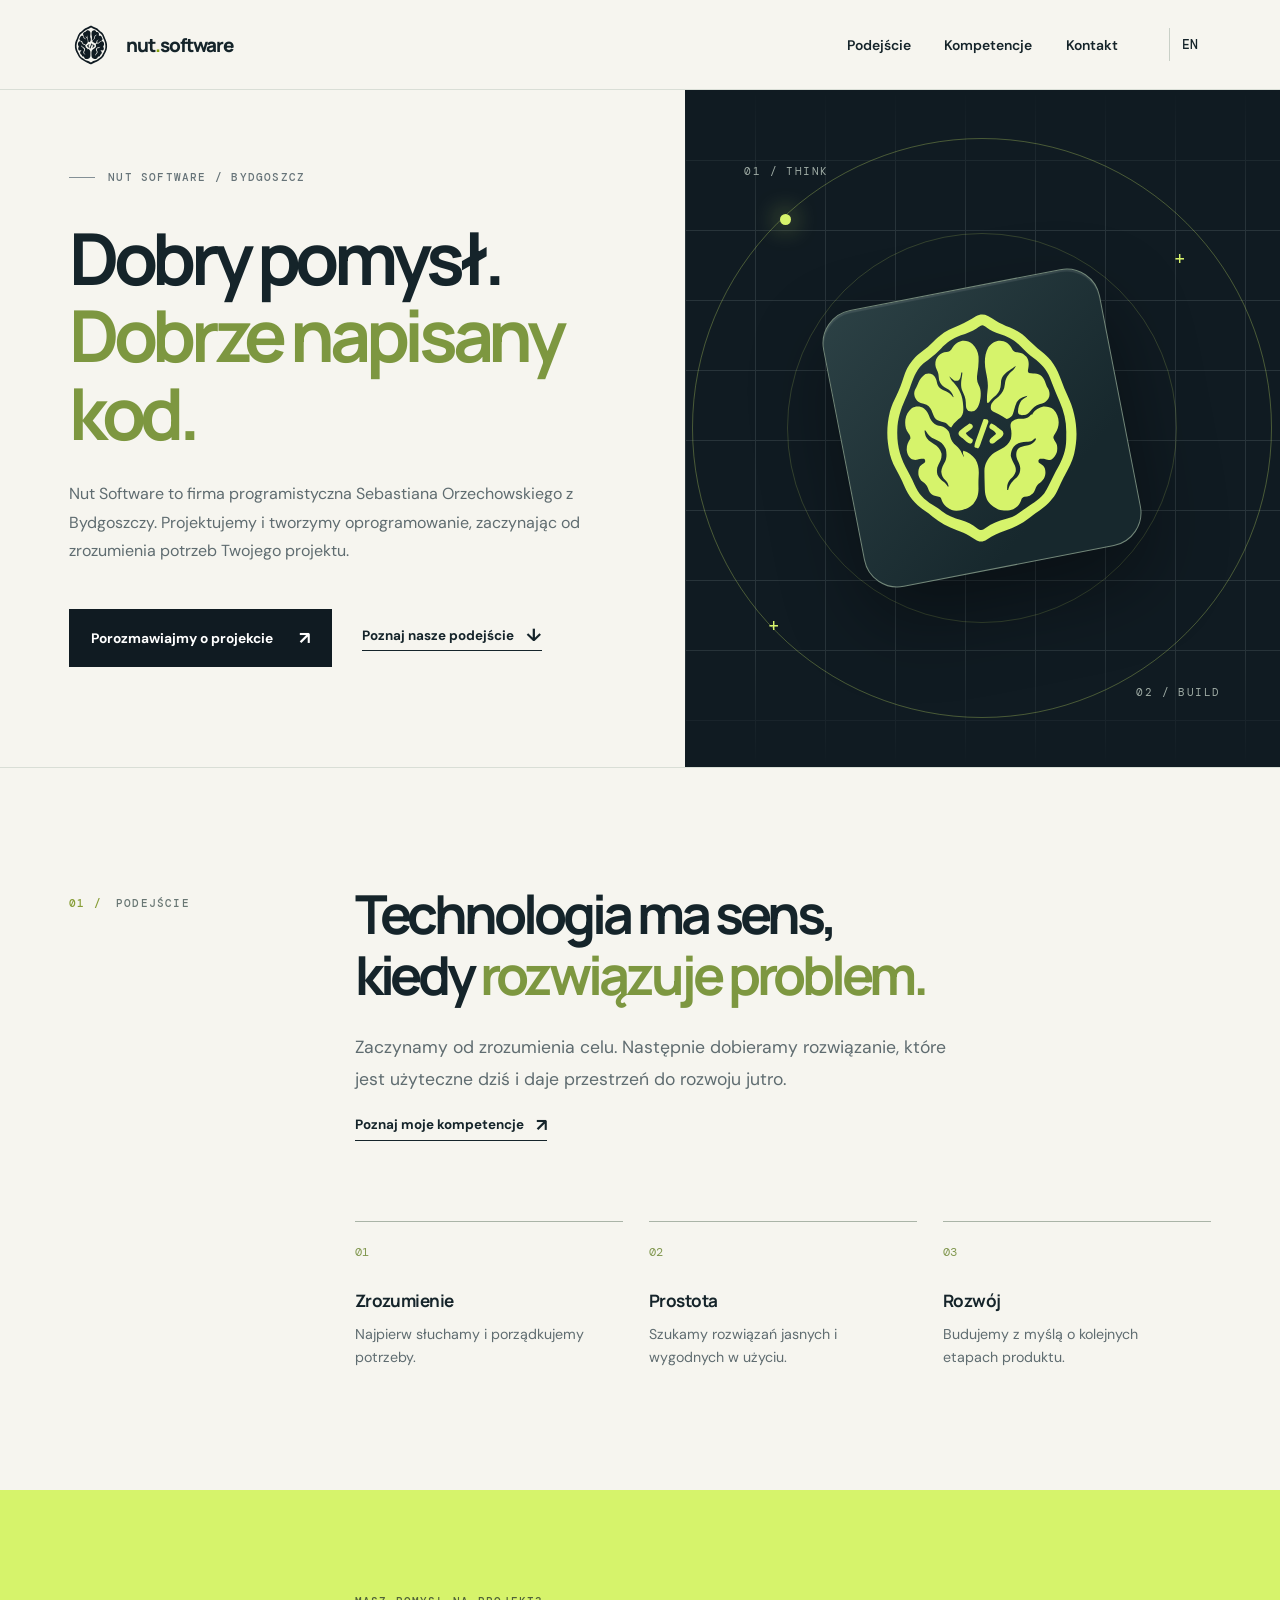
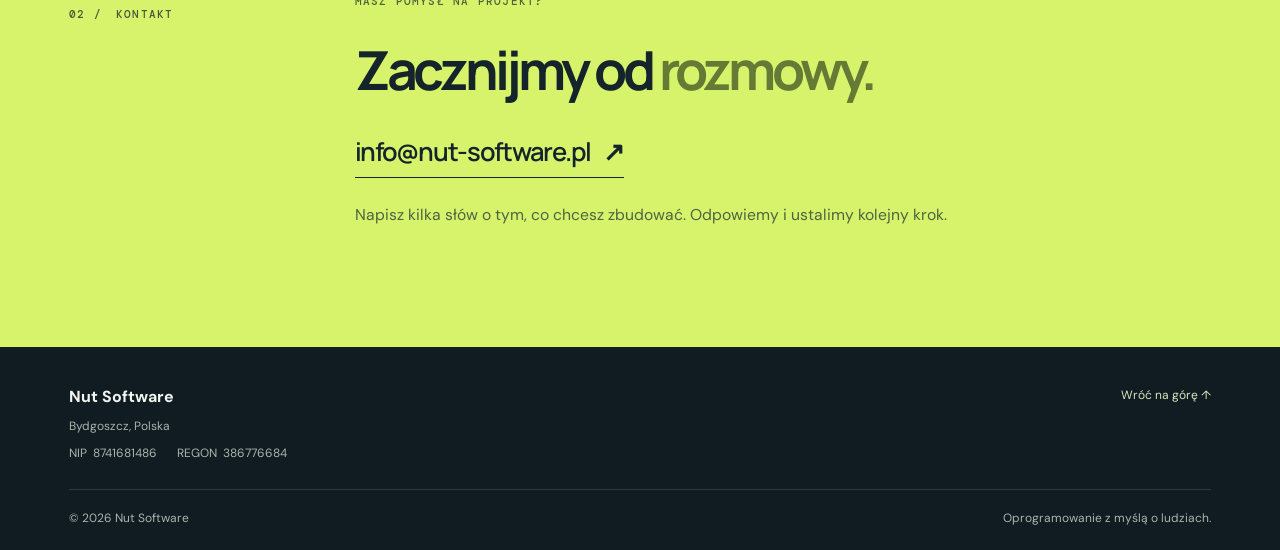
<file: index.html>
<!doctype html>
<html lang="pl">
  <head>
    <meta charset="utf-8" />
    <meta name="viewport" content="width=device-width, initial-scale=1" />
    <meta name="theme-color" content="#101b22" />
    <meta name="description" content="Nut Software Sebastian Orzechowski — projektowanie i tworzenie oprogramowania. Firma z Bydgoszczy. Opowiedz nam o swoim projekcie." />
    <title>Nut Software — tworzenie oprogramowania | Bydgoszcz</title>
    <link rel="canonical" href="https://nut-software.pl/" />
    <link rel="alternate" hreflang="pl" href="https://nut-software.pl/" />
    <link rel="alternate" hreflang="en" href="https://nut-software.pl/en/" />
    <link rel="alternate" hreflang="x-default" href="https://nut-software.pl/" />
    <meta name="robots" content="index, follow, max-image-preview:large" />
    <meta property="og:type" content="website" />
    <meta property="og:site_name" content="Nut Software" />
    <meta property="og:title" content="Nut Software — tworzenie oprogramowania | Bydgoszcz" />
    <meta property="og:description" content="Nut Software Sebastian Orzechowski — projektowanie i tworzenie oprogramowania. Firma z Bydgoszczy. Opowiedz nam o swoim projekcie." />
    <meta property="og:url" content="https://nut-software.pl/" />
    <meta property="og:locale" content="pl_PL" />
    <meta property="og:locale:alternate" content="en_GB" />
    <meta property="og:image" content="https://nut-software.pl/assets/brand/social-card.png" />
    <meta property="og:image:width" content="1200" />
    <meta property="og:image:height" content="630" />
    <meta property="og:image:alt" content="Nut Software" />
    <meta name="twitter:card" content="summary_large_image" />
    <meta name="twitter:title" content="Nut Software — tworzenie oprogramowania | Bydgoszcz" />
    <meta name="twitter:description" content="Nut Software Sebastian Orzechowski — projektowanie i tworzenie oprogramowania. Firma z Bydgoszczy. Opowiedz nam o swoim projekcie." />
    <meta name="twitter:image" content="https://nut-software.pl/assets/brand/social-card.png" />
    <meta name="twitter:image:alt" content="Nut Software" />
    <script type="application/ld+json">{"@context": "https://schema.org", "@graph": [{"@type": "Organization", "@id": "https://nut-software.pl/#organization", "name": "Nut Software", "legalName": "Nut Software Sebastian Orzechowski", "url": "https://nut-software.pl/", "logo": "https://nut-software.pl/assets/brand/nut-logo.svg", "email": "info@nut-software.pl", "taxID": "8741681486", "identifier": {"@type": "PropertyValue", "propertyID": "REGON", "value": "386776684"}, "address": {"@type": "PostalAddress", "addressLocality": "Bydgoszcz", "addressCountry": "PL"}, "sameAs": ["https://github.com/Nut-Software"]}, {"@type": "WebSite", "@id": "https://nut-software.pl/#website", "url": "https://nut-software.pl/", "name": "Nut Software", "inLanguage": ["pl", "en"], "publisher": {"@id": "https://nut-software.pl/#organization"}}, {"@type": "WebPage", "@id": "https://nut-software.pl/#webpage", "url": "https://nut-software.pl/", "name": "Nut Software — tworzenie oprogramowania | Bydgoszcz", "description": "Nut Software Sebastian Orzechowski — projektowanie i tworzenie oprogramowania. Firma z Bydgoszczy. Opowiedz nam o swoim projekcie.", "inLanguage": "pl", "isPartOf": {"@id": "https://nut-software.pl/#website"}, "about": {"@id": "https://nut-software.pl/#organization"}}]}</script>
    <link rel="icon" href="/favicon-32.png" type="image/png" sizes="32x32" />
    <link rel="icon" href="/favicon.svg?v=walnut" type="image/svg+xml" sizes="any" />
    <link rel="apple-touch-icon" href="/apple-touch-icon.png" sizes="180x180" />
    <link rel="stylesheet" href="/styles.css?v=ace4621387" />
    <script src="/site.js?v=be3e9a9c58" defer></script>
  </head>
  <body id="top">
    <a class="skip-link" href="#main">Przejdź do treści</a>
    <div class="site-shell">
      <header class="site-header">
        <a class="brand" href="/" aria-label="Nut Software — strona główna">
          <img class="brand-mark" src="/assets/brand/nut-logo.svg" alt="" width="44" height="44" />
          <span>nut<span class="brand-dot">.</span>software</span>
        </a>
        <div class="header-actions">
          <nav aria-label="Nawigacja główna">
            <a href="/#approach">Podejście</a>
            <a href="/kompetencje/">Kompetencje</a>
            <a href="#contact">Kontakt</a>
          </nav>
          <a class="language-switch" href="/en/" hreflang="en" lang="en" aria-label="Switch to English">EN</a>
        </div>
      </header>

      <main id="main">
        <section class="hero" aria-labelledby="hero-title">
          <div class="hero-copy">
            <p class="eyebrow"><span class="eyebrow-line"></span><span>NUT SOFTWARE / BYDGOSZCZ</span></p>
            <h1 id="hero-title">Dobry pomysł.<br /><em>Dobrze napisany kod.</em></h1>
            <p class="hero-description">Nut Software to firma programistyczna Sebastiana Orzechowskiego z Bydgoszczy. Projektujemy i tworzymy oprogramowanie, zaczynając od zrozumienia potrzeb Twojego projektu.</p>
            <div class="hero-actions">
              <a class="button button-primary" href="mailto:info@nut-software.pl?subject=Nut%20Software%20%E2%80%94%20kontakt">Porozmawiajmy o projekcie <span aria-hidden="true">↗</span></a>
              <a class="text-link" href="#approach">Poznaj nasze podejście <span aria-hidden="true">↓</span></a>
            </div>
          </div>
          <div class="hero-art" aria-hidden="true">
            <div class="art-grid"></div>
            <div class="orbit orbit-one"></div>
            <div class="orbit orbit-two"></div>
            <div class="art-core"><img src="/assets/brand/nut-logo-lime.svg" alt="" width="260" height="260" /></div>
            <span class="art-label art-label-top">01 / THINK</span>
            <span class="art-label art-label-bottom">02 / BUILD</span>
            <span class="art-cross art-cross-one">+</span>
            <span class="art-cross art-cross-two">+</span>
          </div>
        </section>

        <section class="intro section" id="approach" aria-labelledby="approach-title">
          <div class="section-index"><span>01 /</span><span>PODEJŚCIE</span></div>
          <div class="intro-content">
            <h2 id="approach-title">Technologia ma sens,<br />kiedy <em>rozwiązuje problem.</em></h2>
            <p>Zaczynamy od zrozumienia celu. Następnie dobieramy rozwiązanie, które jest użyteczne dziś i daje przestrzeń do rozwoju jutro.</p>
            <a class="text-link" href="/kompetencje/">Poznaj moje kompetencje <span aria-hidden="true">↗</span></a>
            <div class="principles">
              <div><span>01</span><h3>Zrozumienie</h3><p>Najpierw słuchamy i porządkujemy potrzeby.</p></div>
              <div><span>02</span><h3>Prostota</h3><p>Szukamy rozwiązań jasnych i wygodnych w użyciu.</p></div>
              <div><span>03</span><h3>Rozwój</h3><p>Budujemy z myślą o kolejnych etapach produktu.</p></div>
            </div>
          </div>
        </section>

        <section class="contact section" id="contact" aria-labelledby="contact-title">
          <div class="section-index"><span>02 /</span><span>KONTAKT</span></div>
          <div class="contact-content">
            <p class="contact-kicker">MASZ POMYSŁ NA PROJEKT?</p>
            <h2 id="contact-title">Zacznijmy od <em>rozmowy.</em></h2>
            <a class="contact-email" href="mailto:info@nut-software.pl">info@nut-software.pl <span aria-hidden="true">↗</span></a>
            <p>Napisz kilka słów o tym, co chcesz zbudować. Odpowiemy i ustalimy kolejny krok.</p>
          </div>
        </section>
      </main>

      <footer class="site-footer">
        <div class="footer-main">
          <section class="company-details" aria-label="Dane firmy">
            <p class="company-name">Nut Software</p>
            <address>Bydgoszcz, Polska</address>
            <dl class="company-identifiers">
              <div><dt>NIP</dt><dd>8741681486</dd></div>
              <div><dt>REGON</dt><dd>386776684</dd></div>
            </dl>
          </section>
          <a class="footer-back" href="#top">Wróć na górę ↑</a>
        </div>
        <div class="footer-bottom">
          <span>© <span id="year">2026</span> Nut Software</span>
          <span>Oprogramowanie z myślą o ludziach.</span>
        </div>
      </footer>
    </div>
  </body>
</html>
</file>
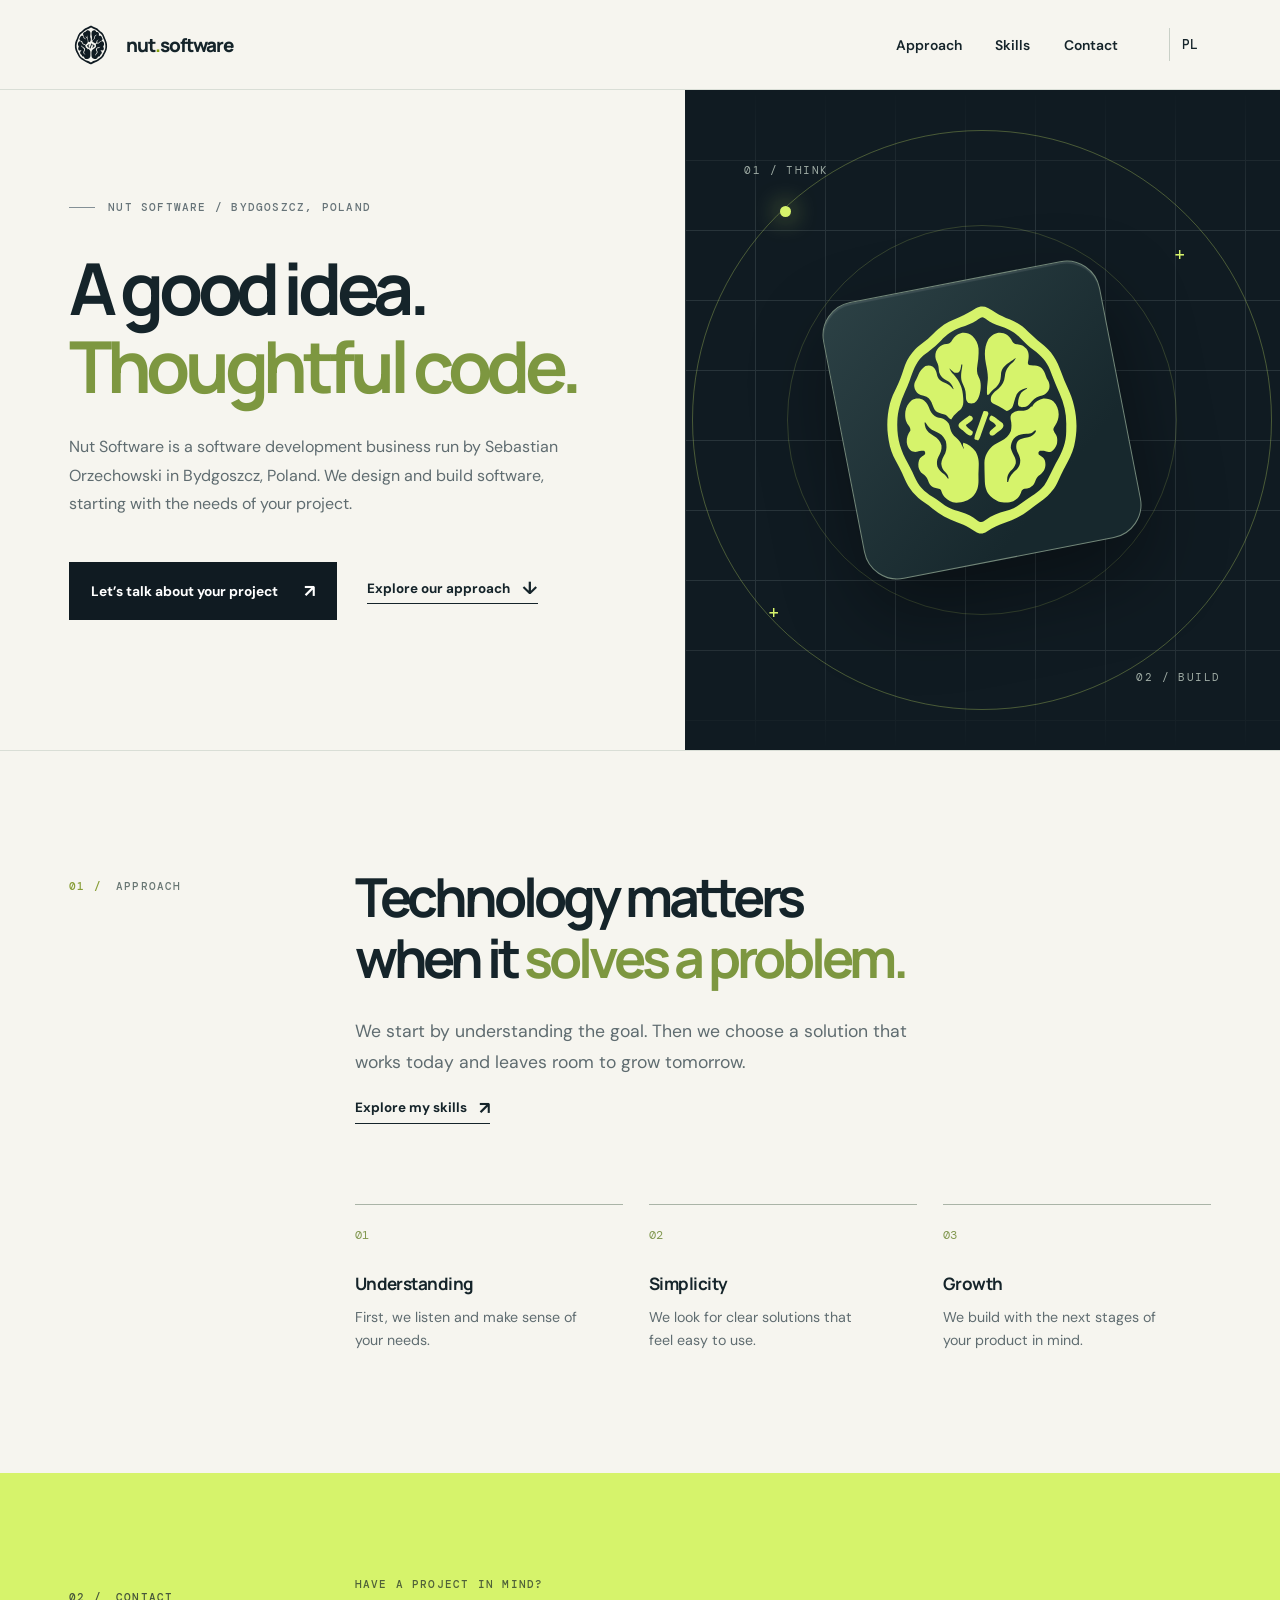
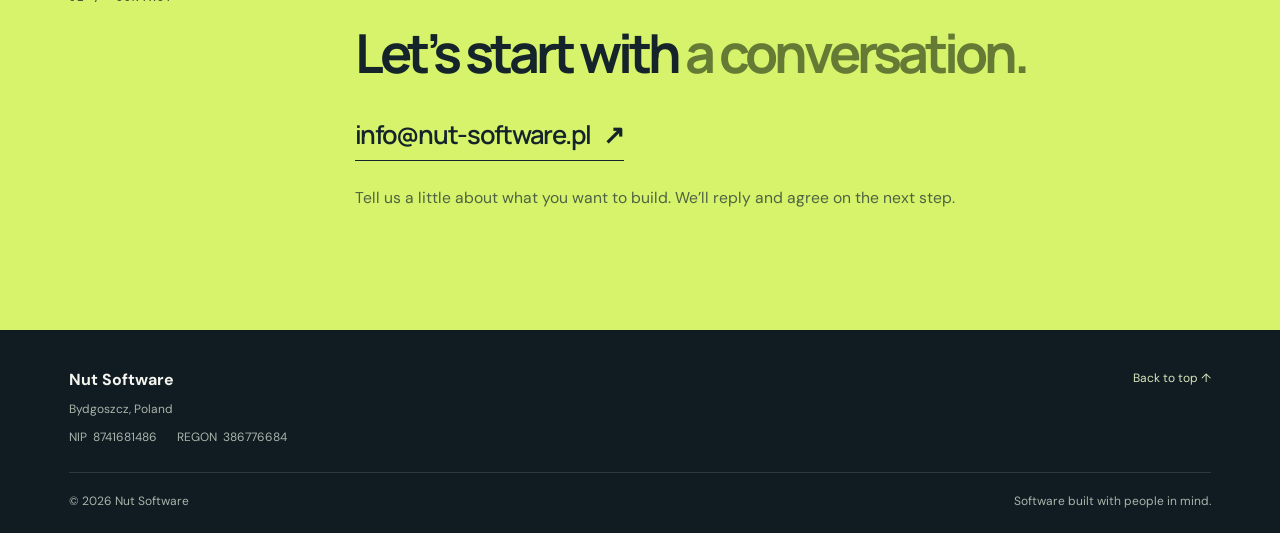
<file: en/index.html>
<!doctype html>
<html lang="en">
  <head>
    <meta charset="utf-8" />
    <meta name="viewport" content="width=device-width, initial-scale=1" />
    <meta name="theme-color" content="#101b22" />
    <meta name="description" content="Nut Software Sebastian Orzechowski — software design and development in Bydgoszcz, Poland. Tell us about your project." />
    <title>Nut Software — software development | Bydgoszcz, Poland</title>
    <link rel="canonical" href="https://nut-software.pl/en/" />
    <link rel="alternate" hreflang="pl" href="https://nut-software.pl/" />
    <link rel="alternate" hreflang="en" href="https://nut-software.pl/en/" />
    <link rel="alternate" hreflang="x-default" href="https://nut-software.pl/" />
    <meta name="robots" content="index, follow, max-image-preview:large" />
    <meta property="og:type" content="website" />
    <meta property="og:site_name" content="Nut Software" />
    <meta property="og:title" content="Nut Software — software development | Bydgoszcz, Poland" />
    <meta property="og:description" content="Nut Software Sebastian Orzechowski — software design and development in Bydgoszcz, Poland. Tell us about your project." />
    <meta property="og:url" content="https://nut-software.pl/en/" />
    <meta property="og:locale" content="en_GB" />
    <meta property="og:locale:alternate" content="pl_PL" />
    <meta property="og:image" content="https://nut-software.pl/assets/brand/social-card.png" />
    <meta property="og:image:width" content="1200" />
    <meta property="og:image:height" content="630" />
    <meta property="og:image:alt" content="Nut Software" />
    <meta name="twitter:card" content="summary_large_image" />
    <meta name="twitter:title" content="Nut Software — software development | Bydgoszcz, Poland" />
    <meta name="twitter:description" content="Nut Software Sebastian Orzechowski — software design and development in Bydgoszcz, Poland. Tell us about your project." />
    <meta name="twitter:image" content="https://nut-software.pl/assets/brand/social-card.png" />
    <meta name="twitter:image:alt" content="Nut Software" />
    <script type="application/ld+json">{"@context": "https://schema.org", "@graph": [{"@type": "Organization", "@id": "https://nut-software.pl/#organization", "name": "Nut Software", "legalName": "Nut Software Sebastian Orzechowski", "url": "https://nut-software.pl/", "logo": "https://nut-software.pl/assets/brand/nut-logo.svg", "email": "info@nut-software.pl", "taxID": "8741681486", "identifier": {"@type": "PropertyValue", "propertyID": "REGON", "value": "386776684"}, "address": {"@type": "PostalAddress", "addressLocality": "Bydgoszcz", "addressCountry": "PL"}, "sameAs": ["https://github.com/Nut-Software"]}, {"@type": "WebSite", "@id": "https://nut-software.pl/#website", "url": "https://nut-software.pl/", "name": "Nut Software", "inLanguage": ["pl", "en"], "publisher": {"@id": "https://nut-software.pl/#organization"}}, {"@type": "WebPage", "@id": "https://nut-software.pl/en/#webpage", "url": "https://nut-software.pl/en/", "name": "Nut Software — software development | Bydgoszcz, Poland", "description": "Nut Software Sebastian Orzechowski — software design and development in Bydgoszcz, Poland. Tell us about your project.", "inLanguage": "en", "isPartOf": {"@id": "https://nut-software.pl/#website"}, "about": {"@id": "https://nut-software.pl/#organization"}}]}</script>
    <link rel="icon" href="/favicon-32.png" type="image/png" sizes="32x32" />
    <link rel="icon" href="/favicon.svg?v=walnut" type="image/svg+xml" sizes="any" />
    <link rel="apple-touch-icon" href="/apple-touch-icon.png" sizes="180x180" />
    <link rel="stylesheet" href="/styles.css?v=ace4621387" />
    <script src="/site.js?v=be3e9a9c58" defer></script>
  </head>
  <body id="top">
    <a class="skip-link" href="#main">Skip to content</a>
    <div class="site-shell">
      <header class="site-header">
        <a class="brand" href="/en/" aria-label="Nut Software — home">
          <img class="brand-mark" src="/assets/brand/nut-logo.svg" alt="" width="44" height="44" />
          <span>nut<span class="brand-dot">.</span>software</span>
        </a>
        <div class="header-actions">
          <nav aria-label="Main navigation">
            <a href="/en/#approach">Approach</a>
            <a href="/en/skills/">Skills</a>
            <a href="#contact">Contact</a>
          </nav>
          <a class="language-switch" href="/" hreflang="pl" lang="pl" aria-label="Przełącz na polski">PL</a>
        </div>
      </header>

      <main id="main">
        <section class="hero" aria-labelledby="hero-title">
          <div class="hero-copy">
            <p class="eyebrow"><span class="eyebrow-line"></span><span>NUT SOFTWARE / BYDGOSZCZ, POLAND</span></p>
            <h1 id="hero-title">A good idea.<br /><em>Thoughtful code.</em></h1>
            <p class="hero-description">Nut Software is a software development business run by Sebastian Orzechowski in Bydgoszcz, Poland. We design and build software, starting with the needs of your project.</p>
            <div class="hero-actions">
              <a class="button button-primary" href="mailto:info@nut-software.pl?subject=Nut%20Software%20%E2%80%94%20enquiry">Let’s talk about your project <span aria-hidden="true">↗</span></a>
              <a class="text-link" href="#approach">Explore our approach <span aria-hidden="true">↓</span></a>
            </div>
          </div>
          <div class="hero-art" aria-hidden="true">
            <div class="art-grid"></div>
            <div class="orbit orbit-one"></div>
            <div class="orbit orbit-two"></div>
            <div class="art-core"><img src="/assets/brand/nut-logo-lime.svg" alt="" width="260" height="260" /></div>
            <span class="art-label art-label-top">01 / THINK</span>
            <span class="art-label art-label-bottom">02 / BUILD</span>
            <span class="art-cross art-cross-one">+</span>
            <span class="art-cross art-cross-two">+</span>
          </div>
        </section>

        <section class="intro section" id="approach" aria-labelledby="approach-title">
          <div class="section-index"><span>01 /</span><span>APPROACH</span></div>
          <div class="intro-content">
            <h2 id="approach-title">Technology matters<br />when it <em>solves a problem.</em></h2>
            <p>We start by understanding the goal. Then we choose a solution that works today and leaves room to grow tomorrow.</p>
            <a class="text-link" href="/en/skills/">Explore my skills <span aria-hidden="true">↗</span></a>
            <div class="principles">
              <div><span>01</span><h3>Understanding</h3><p>First, we listen and make sense of your needs.</p></div>
              <div><span>02</span><h3>Simplicity</h3><p>We look for clear solutions that feel easy to use.</p></div>
              <div><span>03</span><h3>Growth</h3><p>We build with the next stages of your product in mind.</p></div>
            </div>
          </div>
        </section>

        <section class="contact section" id="contact" aria-labelledby="contact-title">
          <div class="section-index"><span>02 /</span><span>CONTACT</span></div>
          <div class="contact-content">
            <p class="contact-kicker">HAVE A PROJECT IN MIND?</p>
            <h2 id="contact-title">Let’s start with <em>a conversation.</em></h2>
            <a class="contact-email" href="mailto:info@nut-software.pl">info@nut-software.pl <span aria-hidden="true">↗</span></a>
            <p>Tell us a little about what you want to build. We’ll reply and agree on the next step.</p>
          </div>
        </section>
      </main>

      <footer class="site-footer">
        <div class="footer-main">
          <section class="company-details" aria-label="Company details">
            <p class="company-name">Nut Software</p>
            <address>Bydgoszcz, Poland</address>
            <dl class="company-identifiers">
              <div><dt>NIP</dt><dd>8741681486</dd></div>
              <div><dt>REGON</dt><dd>386776684</dd></div>
            </dl>
          </section>
          <a class="footer-back" href="#top">Back to top ↑</a>
        </div>
        <div class="footer-bottom">
          <span>© <span id="year">2026</span> Nut Software</span>
          <span>Software built with people in mind.</span>
        </div>
      </footer>
    </div>
  </body>
</html>
</file>
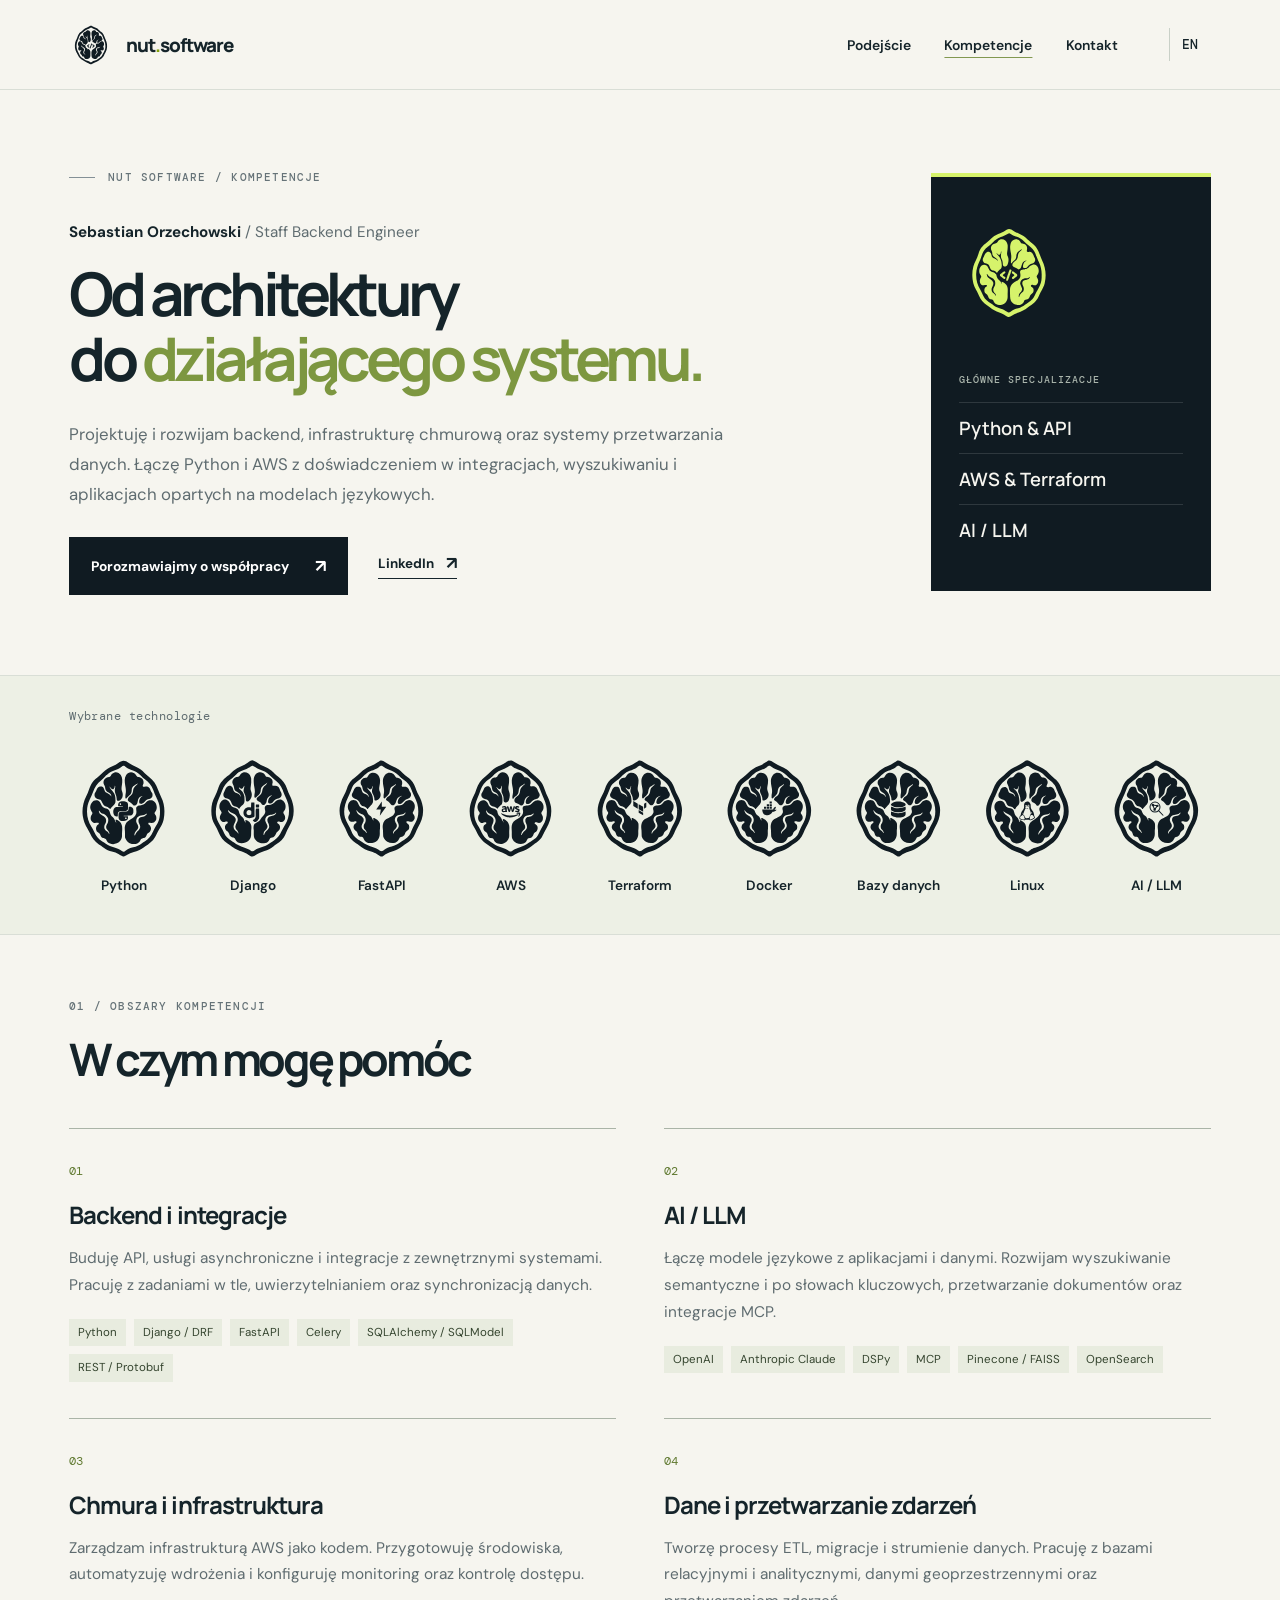
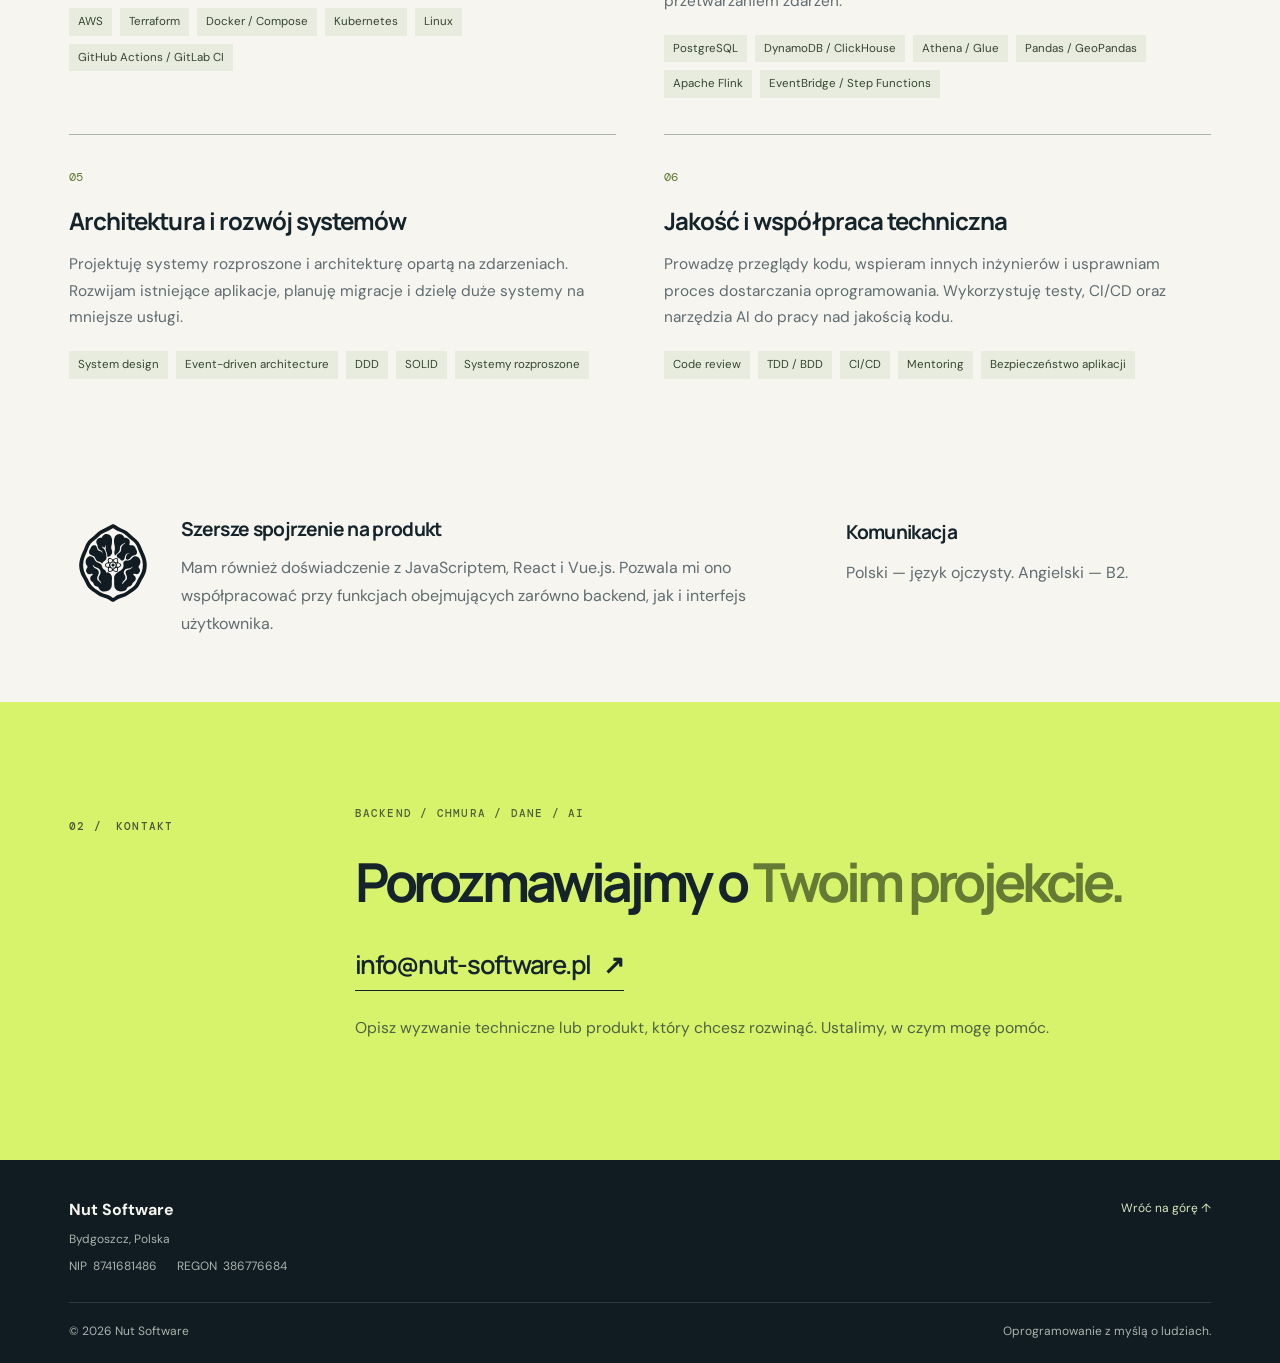
<file: kompetencje/index.html>
<!doctype html>
<html lang="pl">
  <head>
    <meta charset="utf-8" />
    <meta name="viewport" content="width=device-width, initial-scale=1" />
    <meta name="theme-color" content="#101b22" />
    <meta name="description" content="Kompetencje Sebastiana Orzechowskiego: backend Python, Django i FastAPI, AWS, Terraform, AI, wyszukiwanie oraz przetwarzanie danych." />
    <title>Kompetencje — Python, AWS i AI | Nut Software</title>
    <link rel="canonical" href="https://nut-software.pl/kompetencje/" />
    <link rel="alternate" hreflang="pl" href="https://nut-software.pl/kompetencje/" />
    <link rel="alternate" hreflang="en" href="https://nut-software.pl/en/skills/" />
    <link rel="alternate" hreflang="x-default" href="https://nut-software.pl/kompetencje/" />
    <meta name="robots" content="index, follow, max-image-preview:large" />
    <meta property="og:type" content="website" />
    <meta property="og:site_name" content="Nut Software" />
    <meta property="og:title" content="Kompetencje — Python, AWS i AI | Nut Software" />
    <meta property="og:description" content="Kompetencje Sebastiana Orzechowskiego: backend Python, Django i FastAPI, AWS, Terraform, AI, wyszukiwanie oraz przetwarzanie danych." />
    <meta property="og:url" content="https://nut-software.pl/kompetencje/" />
    <meta property="og:locale" content="pl_PL" />
    <meta property="og:locale:alternate" content="en_GB" />
    <meta property="og:image" content="https://nut-software.pl/assets/brand/social-card.png" />
    <meta property="og:image:width" content="1200" />
    <meta property="og:image:height" content="630" />
    <meta property="og:image:alt" content="Nut Software" />
    <meta name="twitter:card" content="summary_large_image" />
    <meta name="twitter:title" content="Kompetencje — Python, AWS i AI | Nut Software" />
    <meta name="twitter:description" content="Kompetencje Sebastiana Orzechowskiego: backend Python, Django i FastAPI, AWS, Terraform, AI, wyszukiwanie oraz przetwarzanie danych." />
    <meta name="twitter:image" content="https://nut-software.pl/assets/brand/social-card.png" />
    <meta name="twitter:image:alt" content="Nut Software" />
    <script type="application/ld+json">{"@context": "https://schema.org", "@graph": [{"@type": "Organization", "@id": "https://nut-software.pl/#organization", "name": "Nut Software", "legalName": "Nut Software Sebastian Orzechowski", "url": "https://nut-software.pl/", "logo": "https://nut-software.pl/assets/brand/nut-logo.svg", "email": "info@nut-software.pl", "taxID": "8741681486", "identifier": {"@type": "PropertyValue", "propertyID": "REGON", "value": "386776684"}, "address": {"@type": "PostalAddress", "addressLocality": "Bydgoszcz", "addressCountry": "PL"}, "sameAs": ["https://github.com/Nut-Software"]}, {"@type": "WebSite", "@id": "https://nut-software.pl/#website", "url": "https://nut-software.pl/", "name": "Nut Software", "inLanguage": ["pl", "en"], "publisher": {"@id": "https://nut-software.pl/#organization"}}, {"@type": "WebPage", "@id": "https://nut-software.pl/kompetencje/#webpage", "url": "https://nut-software.pl/kompetencje/", "name": "Kompetencje — Python, AWS i AI | Nut Software", "description": "Kompetencje Sebastiana Orzechowskiego: backend Python, Django i FastAPI, AWS, Terraform, AI, wyszukiwanie oraz przetwarzanie danych.", "inLanguage": "pl", "isPartOf": {"@id": "https://nut-software.pl/#website"}, "about": {"@id": "https://nut-software.pl/#organization"}}]}</script>
    <link rel="icon" href="/favicon-32.png" type="image/png" sizes="32x32" />
    <link rel="icon" href="/favicon.svg?v=walnut" type="image/svg+xml" sizes="any" />
    <link rel="apple-touch-icon" href="/apple-touch-icon.png" sizes="180x180" />
    <link rel="stylesheet" href="/styles.css?v=ace4621387" />
    <script src="/site.js?v=be3e9a9c58" defer></script>
  </head>
  <body id="top">
    <a class="skip-link" href="#main">Przejdź do treści</a>
    <div class="site-shell">
      <header class="site-header">
        <a class="brand" href="/" aria-label="Nut Software — strona główna">
          <img class="brand-mark" src="/assets/brand/nut-logo.svg" alt="" width="44" height="44" />
          <span>nut<span class="brand-dot">.</span>software</span>
        </a>
        <div class="header-actions">
          <nav aria-label="Nawigacja główna">
            <a href="/#approach">Podejście</a>
            <a href="/kompetencje/" aria-current="page">Kompetencje</a>
            <a href="#contact">Kontakt</a>
          </nav>
          <a class="language-switch" href="/en/skills/" hreflang="en" lang="en" aria-label="Switch to English">EN</a>
        </div>
      </header>

      <main id="main" class="skills-page">
        <section class="skills-hero" aria-labelledby="skills-title">
          <div>
            <p class="eyebrow"><span class="eyebrow-line"></span>NUT SOFTWARE / KOMPETENCJE</p>
            <p class="skills-person">Sebastian Orzechowski <span>/ Staff Backend Engineer</span></p>
            <h1 id="skills-title">Od architektury<br />do <em>działającego systemu.</em></h1>
            <p class="skills-summary">Projektuję i rozwijam backend, infrastrukturę chmurową oraz systemy przetwarzania danych. Łączę Python i AWS z doświadczeniem w integracjach, wyszukiwaniu i aplikacjach opartych na modelach językowych.</p>
            <div class="hero-actions">
              <a class="button button-primary" href="#contact">Porozmawiajmy o współpracy <span aria-hidden="true">↗</span></a>
              <a class="text-link" href="https://www.linkedin.com/in/rewersq/">LinkedIn <span aria-hidden="true">↗</span></a>
            </div>
          </div>
          <aside class="skills-focus" aria-label="GŁÓWNE SPECJALIZACJE">
            <img src="/assets/brand/nut-logo-lime.svg" alt="" width="100" height="120" />
            <p class="eyebrow">GŁÓWNE SPECJALIZACJE</p>
            <ul><li>Python &amp; API</li><li>AWS &amp; Terraform</li><li>AI / LLM</li></ul>
          </aside>
        </section>

        <section class="technology-strip" aria-labelledby="technology-title">
          <h2 id="technology-title">Wybrane technologie</h2>
          <ul class="technology-logos">
            <li><img src="/assets/brand/nut-python.svg" alt="" width="112" height="112" loading="lazy" /><span>Python</span></li>
            <li><img src="/assets/brand/nut-django.svg" alt="" width="112" height="112" loading="lazy" /><span>Django</span></li>
            <li><img src="/assets/brand/nut-fastapi.svg" alt="" width="112" height="112" loading="lazy" /><span>FastAPI</span></li>
            <li><img src="/assets/brand/nut-aws.svg" alt="" width="112" height="112" loading="lazy" /><span>AWS</span></li>
            <li><img src="/assets/brand/nut-terraform.svg" alt="" width="112" height="112" loading="lazy" /><span>Terraform</span></li>
            <li><img src="/assets/brand/nut-docker.svg" alt="" width="112" height="112" loading="lazy" /><span>Docker</span></li>
            <li><img src="/assets/brand/nut-database.svg" alt="" width="112" height="112" loading="lazy" /><span>Bazy danych</span></li>
            <li><img src="/assets/brand/nut-linux.svg" alt="" width="112" height="112" loading="lazy" /><span>Linux</span></li>
            <li><img src="/assets/brand/nut-ai-search.svg" alt="" width="112" height="112" loading="lazy" /><span>AI / LLM</span></li>
          </ul>
        </section>

        <section class="skills-catalog" aria-labelledby="expertise-title">
          <div class="skills-section-heading">
            <p class="eyebrow">01 / OBSZARY KOMPETENCJI</p>
            <h2 id="expertise-title">W czym mogę pomóc</h2>
          </div>
          <div class="skills-grid"><article class="skill-card"><span class="skill-number" aria-hidden="true">01</span><h3>Backend i integracje</h3><p>Buduję API, usługi asynchroniczne i integracje z zewnętrznymi systemami. Pracuję z zadaniami w tle, uwierzytelnianiem oraz synchronizacją danych.</p><ul class="skill-tags"><li>Python</li><li>Django / DRF</li><li>FastAPI</li><li>Celery</li><li>SQLAlchemy / SQLModel</li><li>REST / Protobuf</li></ul></article>
<article class="skill-card"><span class="skill-number" aria-hidden="true">02</span><h3>AI / LLM</h3><p>Łączę modele językowe z aplikacjami i danymi. Rozwijam wyszukiwanie semantyczne i po słowach kluczowych, przetwarzanie dokumentów oraz integracje MCP.</p><ul class="skill-tags"><li>OpenAI</li><li>Anthropic Claude</li><li>DSPy</li><li>MCP</li><li>Pinecone / FAISS</li><li>OpenSearch</li></ul></article>
<article class="skill-card"><span class="skill-number" aria-hidden="true">03</span><h3>Chmura i infrastruktura</h3><p>Zarządzam infrastrukturą AWS jako kodem. Przygotowuję środowiska, automatyzuję wdrożenia i konfiguruję monitoring oraz kontrolę dostępu.</p><ul class="skill-tags"><li>AWS</li><li>Terraform</li><li>Docker / Compose</li><li>Kubernetes</li><li>Linux</li><li>GitHub Actions / GitLab CI</li></ul></article>
<article class="skill-card"><span class="skill-number" aria-hidden="true">04</span><h3>Dane i przetwarzanie zdarzeń</h3><p>Tworzę procesy ETL, migracje i strumienie danych. Pracuję z bazami relacyjnymi i analitycznymi, danymi geoprzestrzennymi oraz przetwarzaniem zdarzeń.</p><ul class="skill-tags"><li>PostgreSQL</li><li>DynamoDB / ClickHouse</li><li>Athena / Glue</li><li>Pandas / GeoPandas</li><li>Apache Flink</li><li>EventBridge / Step Functions</li></ul></article>
<article class="skill-card"><span class="skill-number" aria-hidden="true">05</span><h3>Architektura i rozwój systemów</h3><p>Projektuję systemy rozproszone i architekturę opartą na zdarzeniach. Rozwijam istniejące aplikacje, planuję migracje i dzielę duże systemy na mniejsze usługi.</p><ul class="skill-tags"><li>System design</li><li>Event-driven architecture</li><li>DDD</li><li>SOLID</li><li>Systemy rozproszone</li></ul></article>
<article class="skill-card"><span class="skill-number" aria-hidden="true">06</span><h3>Jakość i współpraca techniczna</h3><p>Prowadzę przeglądy kodu, wspieram innych inżynierów i usprawniam proces dostarczania oprogramowania. Wykorzystuję testy, CI/CD oraz narzędzia AI do pracy nad jakością kodu.</p><ul class="skill-tags"><li>Code review</li><li>TDD / BDD</li><li>CI/CD</li><li>Mentoring</li><li>Bezpieczeństwo aplikacji</li></ul></article></div>
        </section>

        <section class="skills-additional" aria-labelledby="additional-title">
          <div class="skills-additional-profile"><img src="/assets/brand/nut-react.svg" alt="React" width="88" height="88" loading="lazy" /><div><h2 id="additional-title">Szersze spojrzenie na produkt</h2><p>Mam również doświadczenie z JavaScriptem, React i Vue.js. Pozwala mi ono współpracować przy funkcjach obejmujących zarówno backend, jak i interfejs użytkownika.</p></div></div>
          <div><h3>Komunikacja</h3><p>Polski — język ojczysty. Angielski — B2.</p></div>
        </section>

        <section class="contact section" id="contact" aria-labelledby="contact-title">
          <div class="section-index"><span>02 /</span><span>KONTAKT</span></div>
          <div class="contact-content">
            <p class="contact-kicker">BACKEND / CHMURA / DANE / AI</p>
            <h2 id="contact-title">Porozmawiajmy o <em>Twoim projekcie.</em></h2>
            <a class="contact-email" href="mailto:info@nut-software.pl">info@nut-software.pl <span aria-hidden="true">↗</span></a>
            <p>Opisz wyzwanie techniczne lub produkt, który chcesz rozwinąć. Ustalimy, w czym mogę pomóc.</p>
          </div>
        </section>
      </main>

      <footer class="site-footer">
        <div class="footer-main">
          <section class="company-details" aria-label="Dane firmy">
            <p class="company-name">Nut Software</p>
            <address>Bydgoszcz, Polska</address>
            <dl class="company-identifiers">
              <div><dt>NIP</dt><dd>8741681486</dd></div>
              <div><dt>REGON</dt><dd>386776684</dd></div>
            </dl>
          </section>
          <a class="footer-back" href="#top">Wróć na górę ↑</a>
        </div>
        <div class="footer-bottom">
          <span>© <span id="year">2026</span> Nut Software</span>
          <span>Oprogramowanie z myślą o ludziach.</span>
        </div>
      </footer>
    </div>
  </body>
</html>
</file>
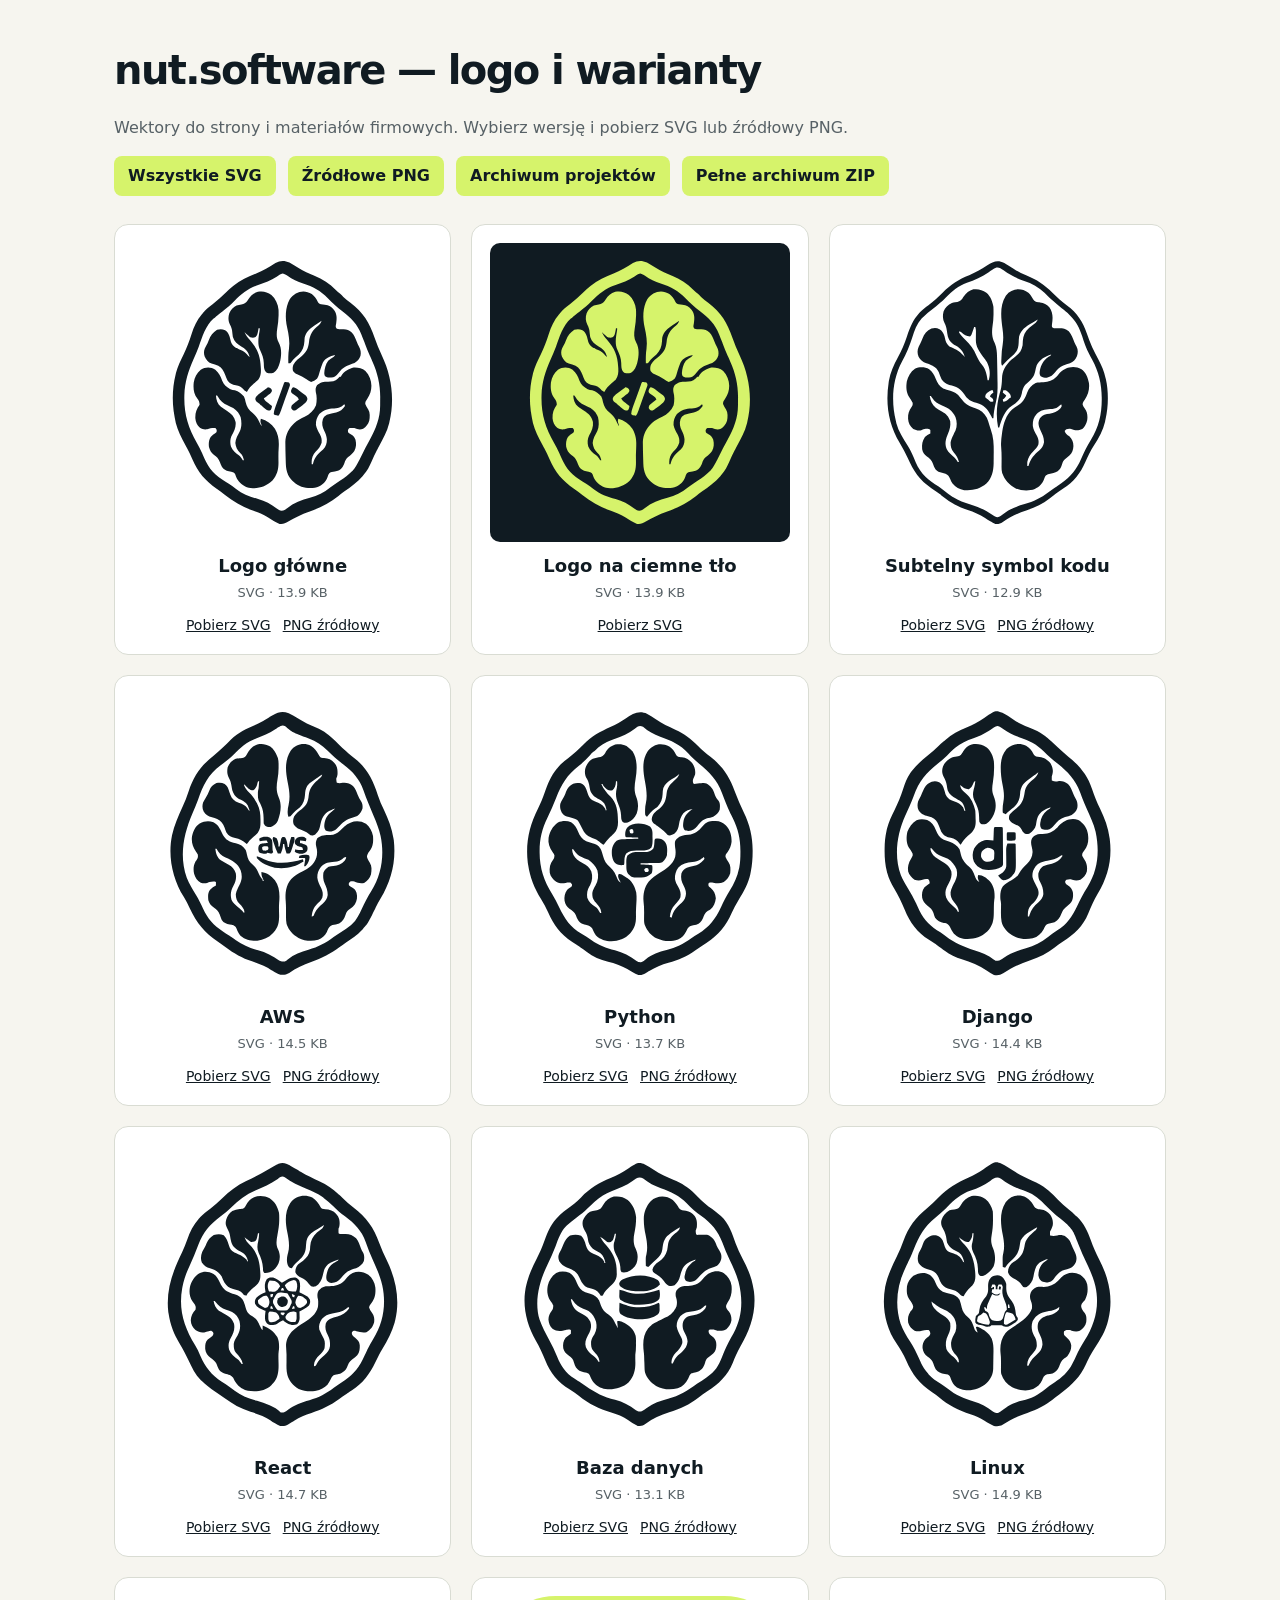
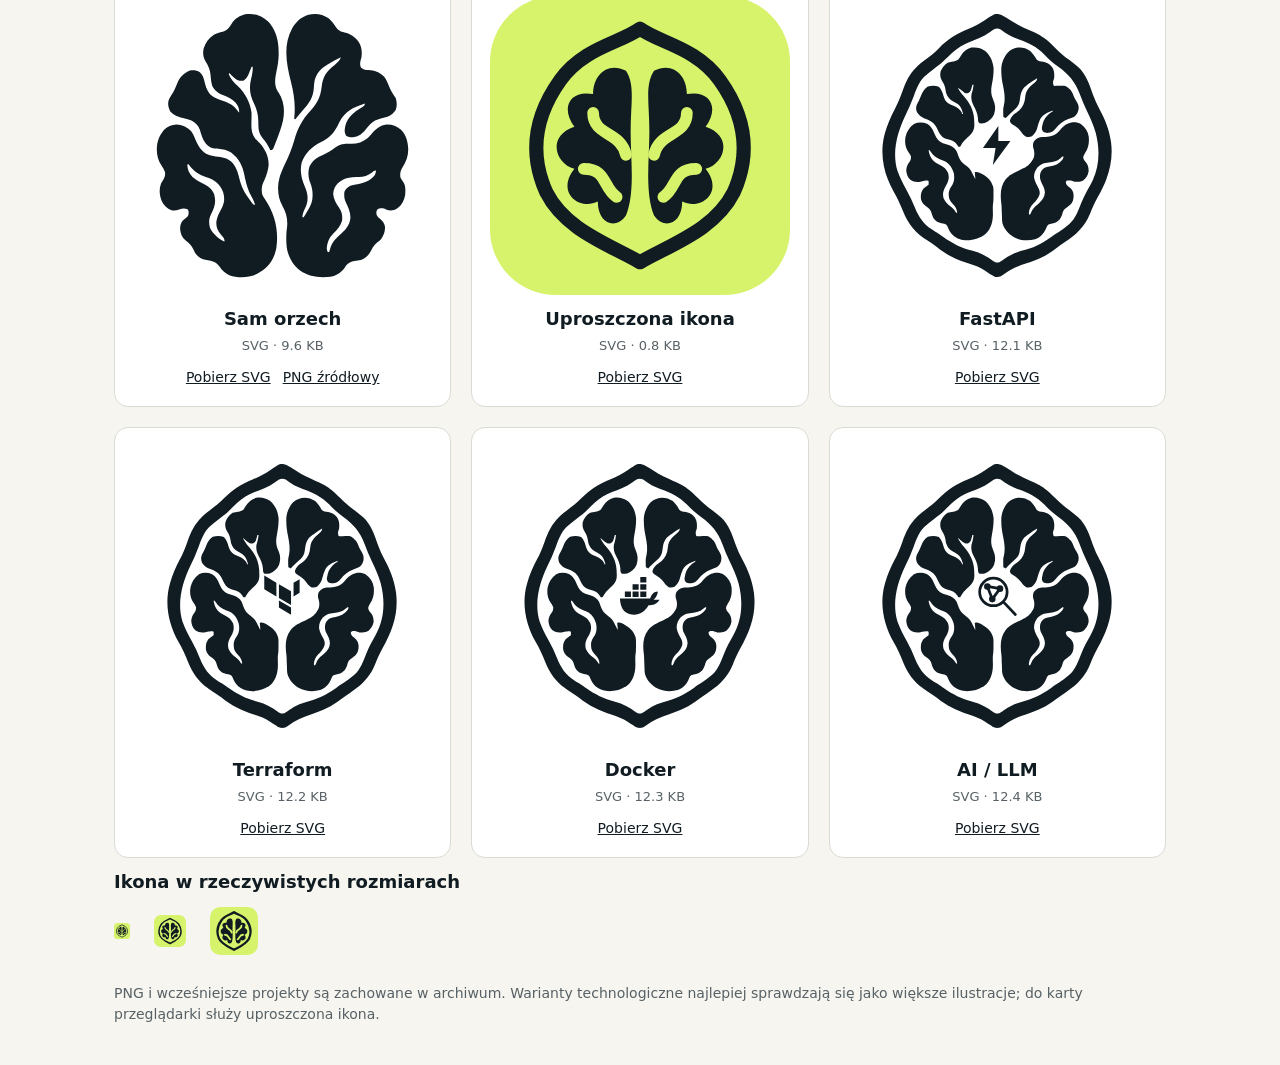
<file: assets/brand/index.html>
<!doctype html>
<html lang="pl"><head><meta name="robots" content="noindex, follow"><meta charset="utf-8"><meta name="viewport" content="width=device-width,initial-scale=1">
<title>Nut Software — logo i warianty SVG</title>
<style>
*{box-sizing:border-box}body{margin:0;background:#f6f5ef;color:#101b22;font:16px/1.5 system-ui,sans-serif}main{max-width:1100px;margin:auto;padding:40px 24px}header{margin-bottom:28px}h1{font-size:clamp(26px,4vw,40px);letter-spacing:-.04em;margin:0}p{color:#576166}nav,.downloads{display:flex;gap:12px;align-items:center;flex-wrap:wrap}a{color:inherit}nav a{background:#d6f36b;border-radius:8px;padding:8px 14px;text-decoration:none;font-weight:650}.grid{display:grid;grid-template-columns:repeat(3,minmax(0,1fr));gap:20px}article{border:1px solid #d9dcd3;border-radius:14px;padding:18px;background:#fff;text-align:center}.preview{border-radius:10px}.preview.dark{background:#101b22}img{display:block;width:100%;height:auto;aspect-ratio:1;object-fit:contain}h2{font-size:18px;margin:10px 0 0}.meta{font-size:13px;margin:4px 0 12px}.downloads{justify-content:center;font-size:14px}.favicon-sizes{display:flex;gap:24px;align-items:center;margin-top:12px}.favicon-sizes img{height:auto}.favicon-sizes img:nth-child(1){width:16px}.favicon-sizes img:nth-child(2){width:32px}.favicon-sizes img:nth-child(3){width:48px}footer{margin-top:28px;color:#576166;font-size:14px}@media(max-width:700px){.grid{grid-template-columns:repeat(2,minmax(0,1fr))}}@media(max-width:430px){.grid{grid-template-columns:1fr}}
</style></head><body><main>
<header><h1>nut.software — logo i warianty</h1><p>Wektory do strony i materiałów firmowych. Wybierz wersję i pobierz SVG lub źródłowy PNG.</p>
<nav><a href="nut-software-vectors.zip" download>Wszystkie SVG</a><a href="nut-software-logos.zip" download>Źródłowe PNG</a><a href="concepts/">Archiwum projektów</a><a href="nut-software-projects.zip" download>Pełne archiwum ZIP</a></nav></header>
<section class="grid" aria-label="Warianty logo"><article>
      <div class="preview"><img src="nut-logo.svg" alt="Nut Software — Logo główne" width="256" height="256" loading="lazy"></div>
      <h2>Logo główne</h2><p class="meta">SVG · 13.9 KB</p>
      <div class="downloads"><a href="nut-logo.svg" download>Pobierz SVG</a><a href="concepts/04-shell-neutral-code.png" download>PNG źródłowy</a></div>
    </article><article>
      <div class="preview dark"><img src="nut-logo-lime.svg" alt="Nut Software — Logo na ciemne tło" width="256" height="256" loading="lazy"></div>
      <h2>Logo na ciemne tło</h2><p class="meta">SVG · 13.9 KB</p>
      <div class="downloads"><a href="nut-logo-lime.svg" download>Pobierz SVG</a></div>
    </article><article>
      <div class="preview"><img src="nut-subtle.svg" alt="Nut Software — Subtelny symbol kodu" width="256" height="256" loading="lazy"></div>
      <h2>Subtelny symbol kodu</h2><p class="meta">SVG · 12.9 KB</p>
      <div class="downloads"><a href="nut-subtle.svg" download>Pobierz SVG</a><a href="concepts/03-shell-subtle-code.png" download>PNG źródłowy</a></div>
    </article><article>
      <div class="preview"><img src="nut-aws.svg" alt="Nut Software — AWS" width="256" height="256" loading="lazy"></div>
      <h2>AWS</h2><p class="meta">SVG · 14.5 KB</p>
      <div class="downloads"><a href="nut-aws.svg" download>Pobierz SVG</a><a href="nut-aws.png" download>PNG źródłowy</a></div>
    </article><article>
      <div class="preview"><img src="nut-python.svg" alt="Nut Software — Python" width="256" height="256" loading="lazy"></div>
      <h2>Python</h2><p class="meta">SVG · 13.7 KB</p>
      <div class="downloads"><a href="nut-python.svg" download>Pobierz SVG</a><a href="nut-python.png" download>PNG źródłowy</a></div>
    </article><article>
      <div class="preview"><img src="nut-django.svg" alt="Nut Software — Django" width="256" height="256" loading="lazy"></div>
      <h2>Django</h2><p class="meta">SVG · 14.4 KB</p>
      <div class="downloads"><a href="nut-django.svg" download>Pobierz SVG</a><a href="nut-django.png" download>PNG źródłowy</a></div>
    </article><article>
      <div class="preview"><img src="nut-react.svg" alt="Nut Software — React" width="256" height="256" loading="lazy"></div>
      <h2>React</h2><p class="meta">SVG · 14.7 KB</p>
      <div class="downloads"><a href="nut-react.svg" download>Pobierz SVG</a><a href="nut-react.png" download>PNG źródłowy</a></div>
    </article><article>
      <div class="preview"><img src="nut-database.svg" alt="Nut Software — Baza danych" width="256" height="256" loading="lazy"></div>
      <h2>Baza danych</h2><p class="meta">SVG · 13.1 KB</p>
      <div class="downloads"><a href="nut-database.svg" download>Pobierz SVG</a><a href="nut-database.png" download>PNG źródłowy</a></div>
    </article><article>
      <div class="preview"><img src="nut-linux.svg" alt="Nut Software — Linux" width="256" height="256" loading="lazy"></div>
      <h2>Linux</h2><p class="meta">SVG · 14.9 KB</p>
      <div class="downloads"><a href="nut-linux.svg" download>Pobierz SVG</a><a href="nut-linux.png" download>PNG źródłowy</a></div>
    </article><article>
      <div class="preview"><img src="nut-plain.svg" alt="Nut Software — Sam orzech" width="256" height="256" loading="lazy"></div>
      <h2>Sam orzech</h2><p class="meta">SVG · 9.6 KB</p>
      <div class="downloads"><a href="nut-plain.svg" download>Pobierz SVG</a><a href="nut-plain.png" download>PNG źródłowy</a></div>
    </article><article>
      <div class="preview"><img src="nut-favicon.svg" alt="Nut Software — Uproszczona ikona" width="256" height="256" loading="lazy"></div>
      <h2>Uproszczona ikona</h2><p class="meta">SVG · 0.8 KB</p>
      <div class="downloads"><a href="nut-favicon.svg" download>Pobierz SVG</a></div>
    </article><article><div class="preview"><img src="nut-fastapi.svg" alt="Nut Software — FastAPI" width="256" height="256" loading="lazy"></div><h2>FastAPI</h2><p class="meta">SVG · 12.1 KB</p><div class="downloads"><a href="nut-fastapi.svg" download>Pobierz SVG</a></div></article><article><div class="preview"><img src="nut-terraform.svg" alt="Nut Software — Terraform" width="256" height="256" loading="lazy"></div><h2>Terraform</h2><p class="meta">SVG · 12.2 KB</p><div class="downloads"><a href="nut-terraform.svg" download>Pobierz SVG</a></div></article><article><div class="preview"><img src="nut-docker.svg" alt="Nut Software — Docker" width="256" height="256" loading="lazy"></div><h2>Docker</h2><p class="meta">SVG · 12.3 KB</p><div class="downloads"><a href="nut-docker.svg" download>Pobierz SVG</a></div></article><article><div class="preview"><img src="nut-ai-search.svg" alt="Nut Software — AI / LLM" width="256" height="256" loading="lazy"></div><h2>AI / LLM</h2><p class="meta">SVG · 12.4 KB</p><div class="downloads"><a href="nut-ai-search.svg" download>Pobierz SVG</a></div></article></section>
<section aria-labelledby="favicon-title"><h2 id="favicon-title">Ikona w rzeczywistych rozmiarach</h2><div class="favicon-sizes"><img src="nut-favicon.svg" alt="Ikona 16 pikseli" width="16" height="16"><img src="nut-favicon.svg" alt="Ikona 32 piksele" width="32" height="32"><img src="nut-favicon.svg" alt="Ikona 48 pikseli" width="48" height="48"></div></section>
<footer>PNG i wcześniejsze projekty są zachowane w archiwum. Warianty technologiczne najlepiej sprawdzają się jako większe ilustracje; do karty przeglądarki służy uproszczona ikona.</footer>
</main></body></html>
</file>
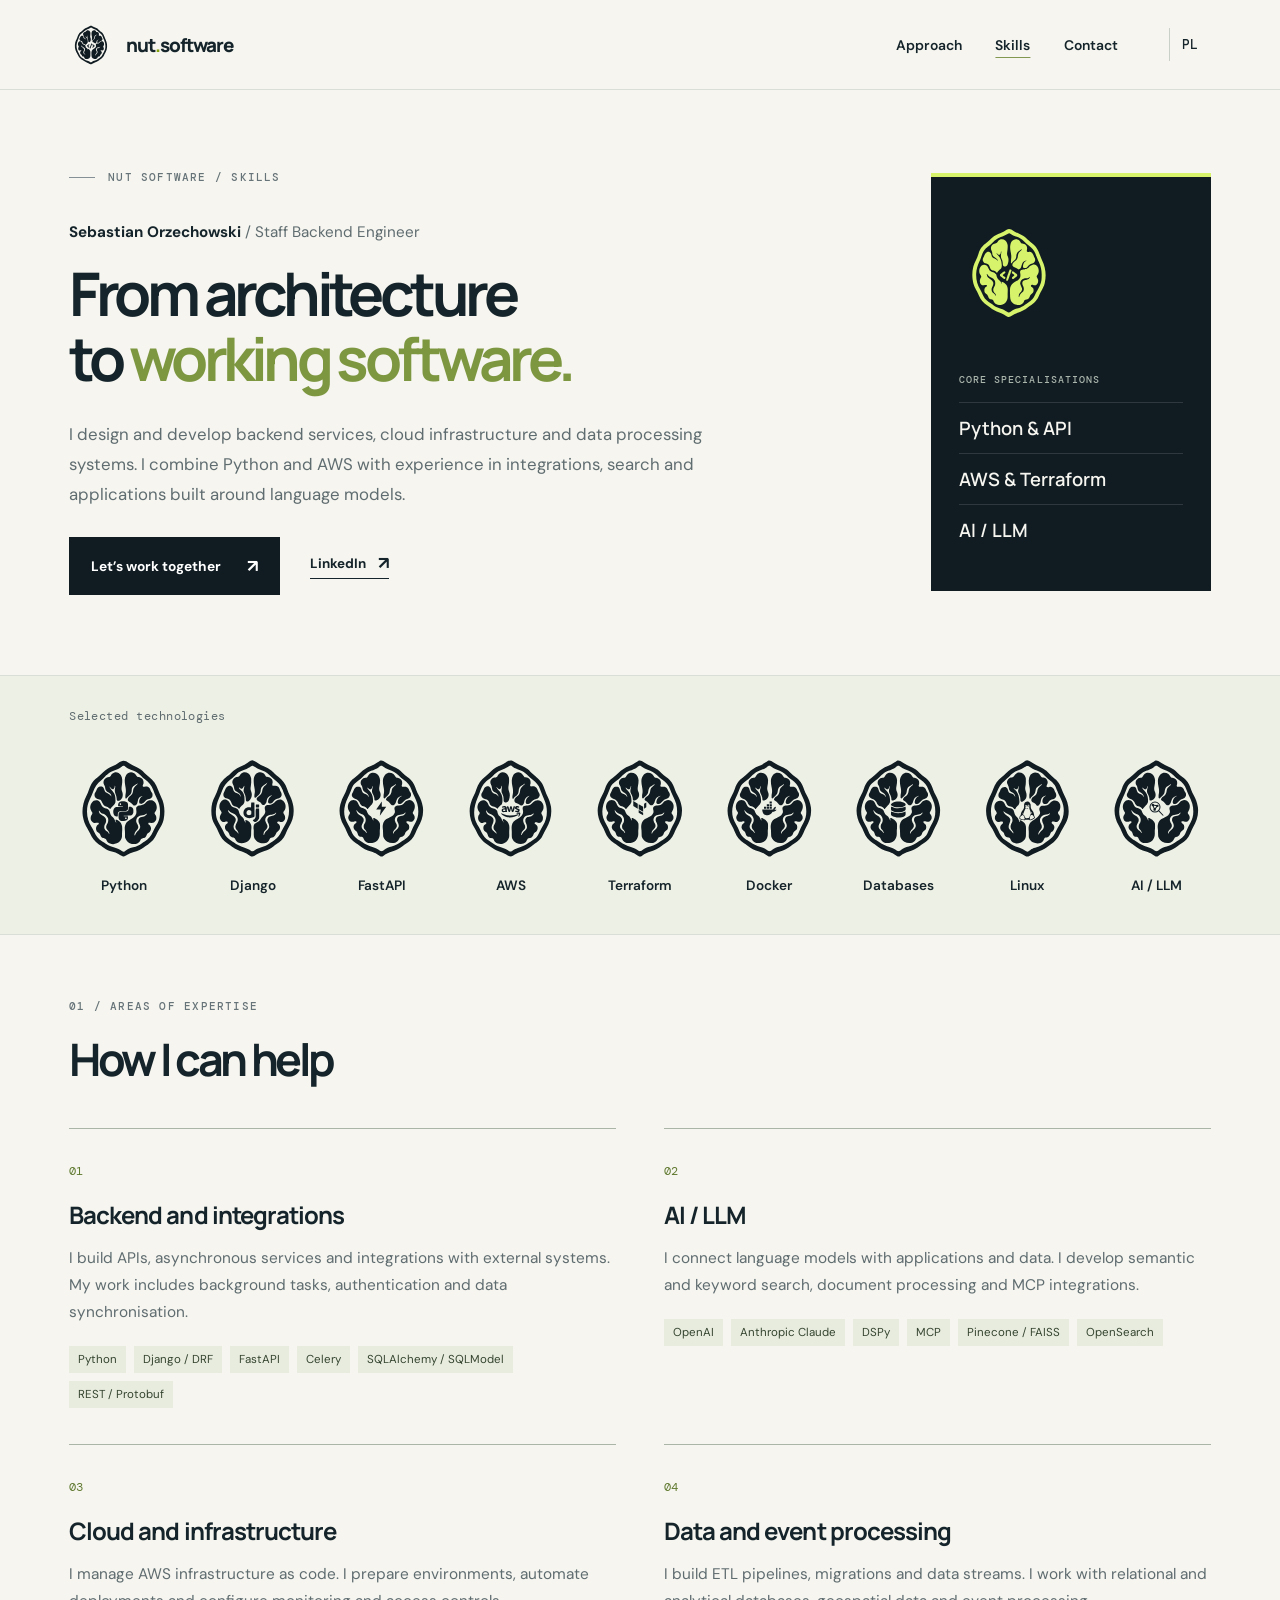
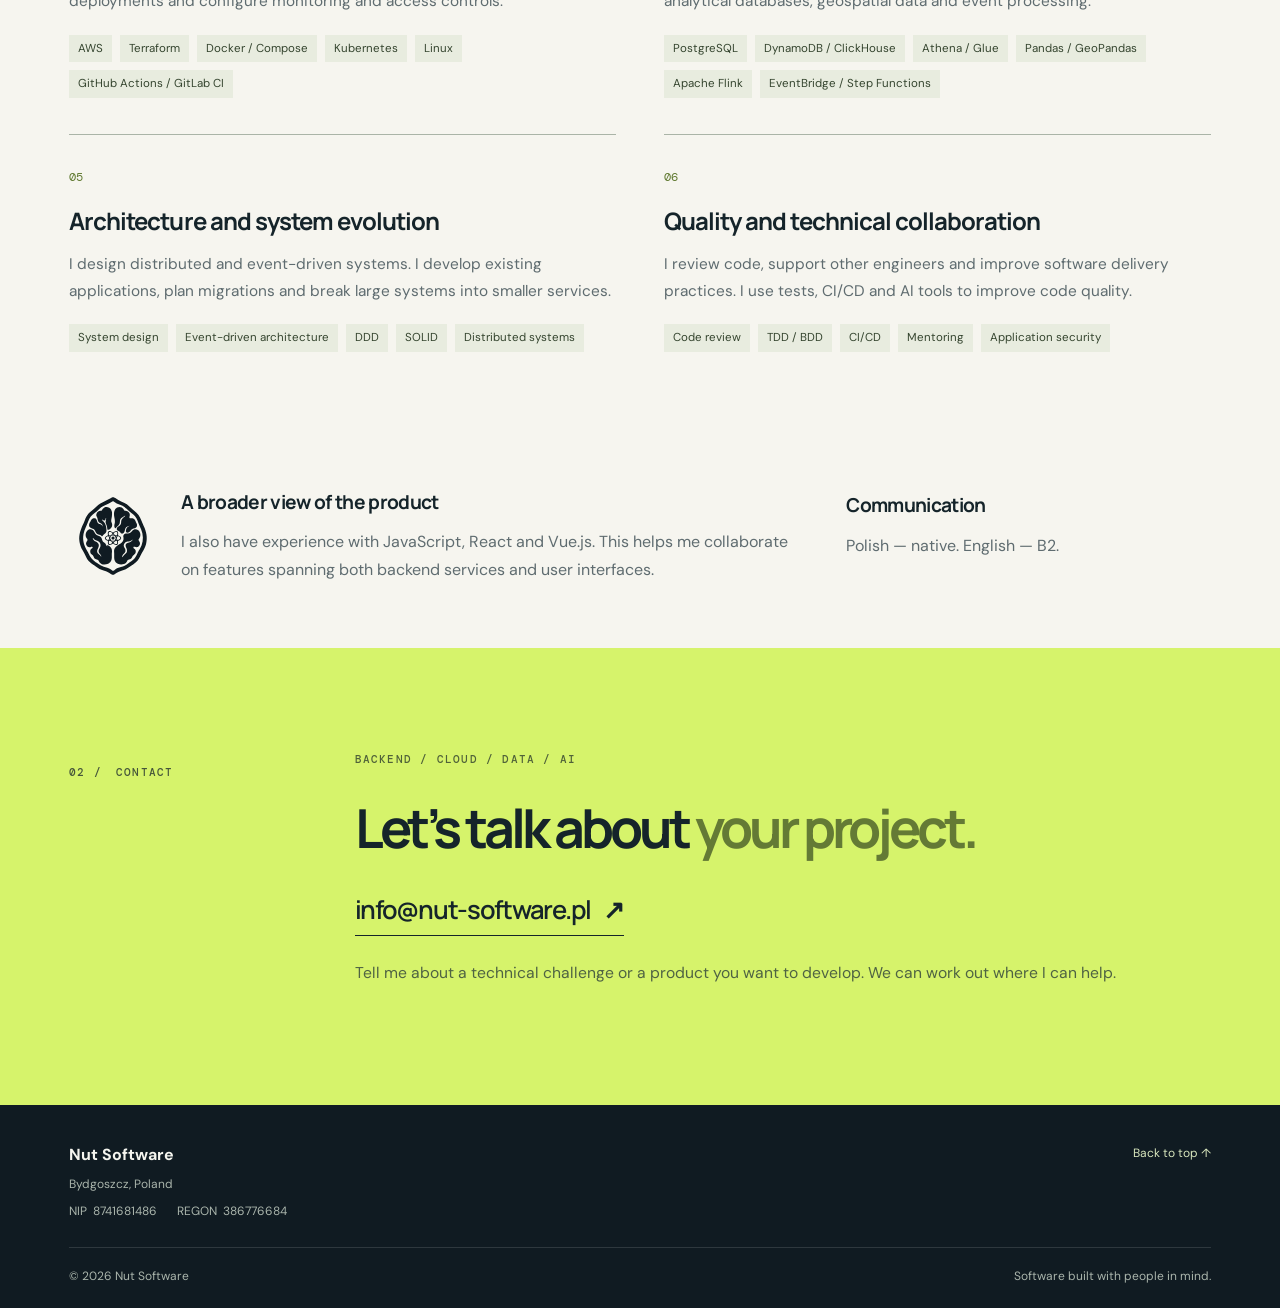
<file: en/skills/index.html>
<!doctype html>
<html lang="en">
  <head>
    <meta charset="utf-8" />
    <meta name="viewport" content="width=device-width, initial-scale=1" />
    <meta name="theme-color" content="#101b22" />
    <meta name="description" content="Sebastian Orzechowski’s skills: Python backend development, Django, FastAPI, AWS, Terraform, AI, search and data processing." />
    <title>Skills — Python, AWS and AI | Nut Software</title>
    <link rel="canonical" href="https://nut-software.pl/en/skills/" />
    <link rel="alternate" hreflang="pl" href="https://nut-software.pl/kompetencje/" />
    <link rel="alternate" hreflang="en" href="https://nut-software.pl/en/skills/" />
    <link rel="alternate" hreflang="x-default" href="https://nut-software.pl/kompetencje/" />
    <meta name="robots" content="index, follow, max-image-preview:large" />
    <meta property="og:type" content="website" />
    <meta property="og:site_name" content="Nut Software" />
    <meta property="og:title" content="Skills — Python, AWS and AI | Nut Software" />
    <meta property="og:description" content="Sebastian Orzechowski’s skills: Python backend development, Django, FastAPI, AWS, Terraform, AI, search and data processing." />
    <meta property="og:url" content="https://nut-software.pl/en/skills/" />
    <meta property="og:locale" content="en_GB" />
    <meta property="og:locale:alternate" content="pl_PL" />
    <meta property="og:image" content="https://nut-software.pl/assets/brand/social-card.png" />
    <meta property="og:image:width" content="1200" />
    <meta property="og:image:height" content="630" />
    <meta property="og:image:alt" content="Nut Software" />
    <meta name="twitter:card" content="summary_large_image" />
    <meta name="twitter:title" content="Skills — Python, AWS and AI | Nut Software" />
    <meta name="twitter:description" content="Sebastian Orzechowski’s skills: Python backend development, Django, FastAPI, AWS, Terraform, AI, search and data processing." />
    <meta name="twitter:image" content="https://nut-software.pl/assets/brand/social-card.png" />
    <meta name="twitter:image:alt" content="Nut Software" />
    <script type="application/ld+json">{"@context": "https://schema.org", "@graph": [{"@type": "Organization", "@id": "https://nut-software.pl/#organization", "name": "Nut Software", "legalName": "Nut Software Sebastian Orzechowski", "url": "https://nut-software.pl/", "logo": "https://nut-software.pl/assets/brand/nut-logo.svg", "email": "info@nut-software.pl", "taxID": "8741681486", "identifier": {"@type": "PropertyValue", "propertyID": "REGON", "value": "386776684"}, "address": {"@type": "PostalAddress", "addressLocality": "Bydgoszcz", "addressCountry": "PL"}, "sameAs": ["https://github.com/Nut-Software"]}, {"@type": "WebSite", "@id": "https://nut-software.pl/#website", "url": "https://nut-software.pl/", "name": "Nut Software", "inLanguage": ["pl", "en"], "publisher": {"@id": "https://nut-software.pl/#organization"}}, {"@type": "WebPage", "@id": "https://nut-software.pl/en/skills/#webpage", "url": "https://nut-software.pl/en/skills/", "name": "Skills — Python, AWS and AI | Nut Software", "description": "Sebastian Orzechowski’s skills: Python backend development, Django, FastAPI, AWS, Terraform, AI, search and data processing.", "inLanguage": "en", "isPartOf": {"@id": "https://nut-software.pl/#website"}, "about": {"@id": "https://nut-software.pl/#organization"}}]}</script>
    <link rel="icon" href="/favicon-32.png" type="image/png" sizes="32x32" />
    <link rel="icon" href="/favicon.svg?v=walnut" type="image/svg+xml" sizes="any" />
    <link rel="apple-touch-icon" href="/apple-touch-icon.png" sizes="180x180" />
    <link rel="stylesheet" href="/styles.css?v=ace4621387" />
    <script src="/site.js?v=be3e9a9c58" defer></script>
  </head>
  <body id="top">
    <a class="skip-link" href="#main">Skip to content</a>
    <div class="site-shell">
      <header class="site-header">
        <a class="brand" href="/en/" aria-label="Nut Software — home">
          <img class="brand-mark" src="/assets/brand/nut-logo.svg" alt="" width="44" height="44" />
          <span>nut<span class="brand-dot">.</span>software</span>
        </a>
        <div class="header-actions">
          <nav aria-label="Main navigation">
            <a href="/en/#approach">Approach</a>
            <a href="/en/skills/" aria-current="page">Skills</a>
            <a href="#contact">Contact</a>
          </nav>
          <a class="language-switch" href="/kompetencje/" hreflang="pl" lang="pl" aria-label="Przełącz na polski">PL</a>
        </div>
      </header>

      <main id="main" class="skills-page">
        <section class="skills-hero" aria-labelledby="skills-title">
          <div>
            <p class="eyebrow"><span class="eyebrow-line"></span>NUT SOFTWARE / SKILLS</p>
            <p class="skills-person">Sebastian Orzechowski <span>/ Staff Backend Engineer</span></p>
            <h1 id="skills-title">From architecture<br />to <em>working software.</em></h1>
            <p class="skills-summary">I design and develop backend services, cloud infrastructure and data processing systems. I combine Python and AWS with experience in integrations, search and applications built around language models.</p>
            <div class="hero-actions">
              <a class="button button-primary" href="#contact">Let’s work together <span aria-hidden="true">↗</span></a>
              <a class="text-link" href="https://www.linkedin.com/in/rewersq/">LinkedIn <span aria-hidden="true">↗</span></a>
            </div>
          </div>
          <aside class="skills-focus" aria-label="CORE SPECIALISATIONS">
            <img src="/assets/brand/nut-logo-lime.svg" alt="" width="100" height="120" />
            <p class="eyebrow">CORE SPECIALISATIONS</p>
            <ul><li>Python &amp; API</li><li>AWS &amp; Terraform</li><li>AI / LLM</li></ul>
          </aside>
        </section>

        <section class="technology-strip" aria-labelledby="technology-title">
          <h2 id="technology-title">Selected technologies</h2>
          <ul class="technology-logos">
            <li><img src="/assets/brand/nut-python.svg" alt="" width="112" height="112" loading="lazy" /><span>Python</span></li>
            <li><img src="/assets/brand/nut-django.svg" alt="" width="112" height="112" loading="lazy" /><span>Django</span></li>
            <li><img src="/assets/brand/nut-fastapi.svg" alt="" width="112" height="112" loading="lazy" /><span>FastAPI</span></li>
            <li><img src="/assets/brand/nut-aws.svg" alt="" width="112" height="112" loading="lazy" /><span>AWS</span></li>
            <li><img src="/assets/brand/nut-terraform.svg" alt="" width="112" height="112" loading="lazy" /><span>Terraform</span></li>
            <li><img src="/assets/brand/nut-docker.svg" alt="" width="112" height="112" loading="lazy" /><span>Docker</span></li>
            <li><img src="/assets/brand/nut-database.svg" alt="" width="112" height="112" loading="lazy" /><span>Databases</span></li>
            <li><img src="/assets/brand/nut-linux.svg" alt="" width="112" height="112" loading="lazy" /><span>Linux</span></li>
            <li><img src="/assets/brand/nut-ai-search.svg" alt="" width="112" height="112" loading="lazy" /><span>AI / LLM</span></li>
          </ul>
        </section>

        <section class="skills-catalog" aria-labelledby="expertise-title">
          <div class="skills-section-heading">
            <p class="eyebrow">01 / AREAS OF EXPERTISE</p>
            <h2 id="expertise-title">How I can help</h2>
          </div>
          <div class="skills-grid"><article class="skill-card"><span class="skill-number" aria-hidden="true">01</span><h3>Backend and integrations</h3><p>I build APIs, asynchronous services and integrations with external systems. My work includes background tasks, authentication and data synchronisation.</p><ul class="skill-tags"><li>Python</li><li>Django / DRF</li><li>FastAPI</li><li>Celery</li><li>SQLAlchemy / SQLModel</li><li>REST / Protobuf</li></ul></article>
<article class="skill-card"><span class="skill-number" aria-hidden="true">02</span><h3>AI / LLM</h3><p>I connect language models with applications and data. I develop semantic and keyword search, document processing and MCP integrations.</p><ul class="skill-tags"><li>OpenAI</li><li>Anthropic Claude</li><li>DSPy</li><li>MCP</li><li>Pinecone / FAISS</li><li>OpenSearch</li></ul></article>
<article class="skill-card"><span class="skill-number" aria-hidden="true">03</span><h3>Cloud and infrastructure</h3><p>I manage AWS infrastructure as code. I prepare environments, automate deployments and configure monitoring and access controls.</p><ul class="skill-tags"><li>AWS</li><li>Terraform</li><li>Docker / Compose</li><li>Kubernetes</li><li>Linux</li><li>GitHub Actions / GitLab CI</li></ul></article>
<article class="skill-card"><span class="skill-number" aria-hidden="true">04</span><h3>Data and event processing</h3><p>I build ETL pipelines, migrations and data streams. I work with relational and analytical databases, geospatial data and event processing.</p><ul class="skill-tags"><li>PostgreSQL</li><li>DynamoDB / ClickHouse</li><li>Athena / Glue</li><li>Pandas / GeoPandas</li><li>Apache Flink</li><li>EventBridge / Step Functions</li></ul></article>
<article class="skill-card"><span class="skill-number" aria-hidden="true">05</span><h3>Architecture and system evolution</h3><p>I design distributed and event-driven systems. I develop existing applications, plan migrations and break large systems into smaller services.</p><ul class="skill-tags"><li>System design</li><li>Event-driven architecture</li><li>DDD</li><li>SOLID</li><li>Distributed systems</li></ul></article>
<article class="skill-card"><span class="skill-number" aria-hidden="true">06</span><h3>Quality and technical collaboration</h3><p>I review code, support other engineers and improve software delivery practices. I use tests, CI/CD and AI tools to improve code quality.</p><ul class="skill-tags"><li>Code review</li><li>TDD / BDD</li><li>CI/CD</li><li>Mentoring</li><li>Application security</li></ul></article></div>
        </section>

        <section class="skills-additional" aria-labelledby="additional-title">
          <div class="skills-additional-profile"><img src="/assets/brand/nut-react.svg" alt="React" width="88" height="88" loading="lazy" /><div><h2 id="additional-title">A broader view of the product</h2><p>I also have experience with JavaScript, React and Vue.js. This helps me collaborate on features spanning both backend services and user interfaces.</p></div></div>
          <div><h3>Communication</h3><p>Polish — native. English — B2.</p></div>
        </section>

        <section class="contact section" id="contact" aria-labelledby="contact-title">
          <div class="section-index"><span>02 /</span><span>CONTACT</span></div>
          <div class="contact-content">
            <p class="contact-kicker">BACKEND / CLOUD / DATA / AI</p>
            <h2 id="contact-title">Let’s talk about <em>your project.</em></h2>
            <a class="contact-email" href="mailto:info@nut-software.pl">info@nut-software.pl <span aria-hidden="true">↗</span></a>
            <p>Tell me about a technical challenge or a product you want to develop. We can work out where I can help.</p>
          </div>
        </section>
      </main>

      <footer class="site-footer">
        <div class="footer-main">
          <section class="company-details" aria-label="Company details">
            <p class="company-name">Nut Software</p>
            <address>Bydgoszcz, Poland</address>
            <dl class="company-identifiers">
              <div><dt>NIP</dt><dd>8741681486</dd></div>
              <div><dt>REGON</dt><dd>386776684</dd></div>
            </dl>
          </section>
          <a class="footer-back" href="#top">Back to top ↑</a>
        </div>
        <div class="footer-bottom">
          <span>© <span id="year">2026</span> Nut Software</span>
          <span>Software built with people in mind.</span>
        </div>
      </footer>
    </div>
  </body>
</html>
</file>
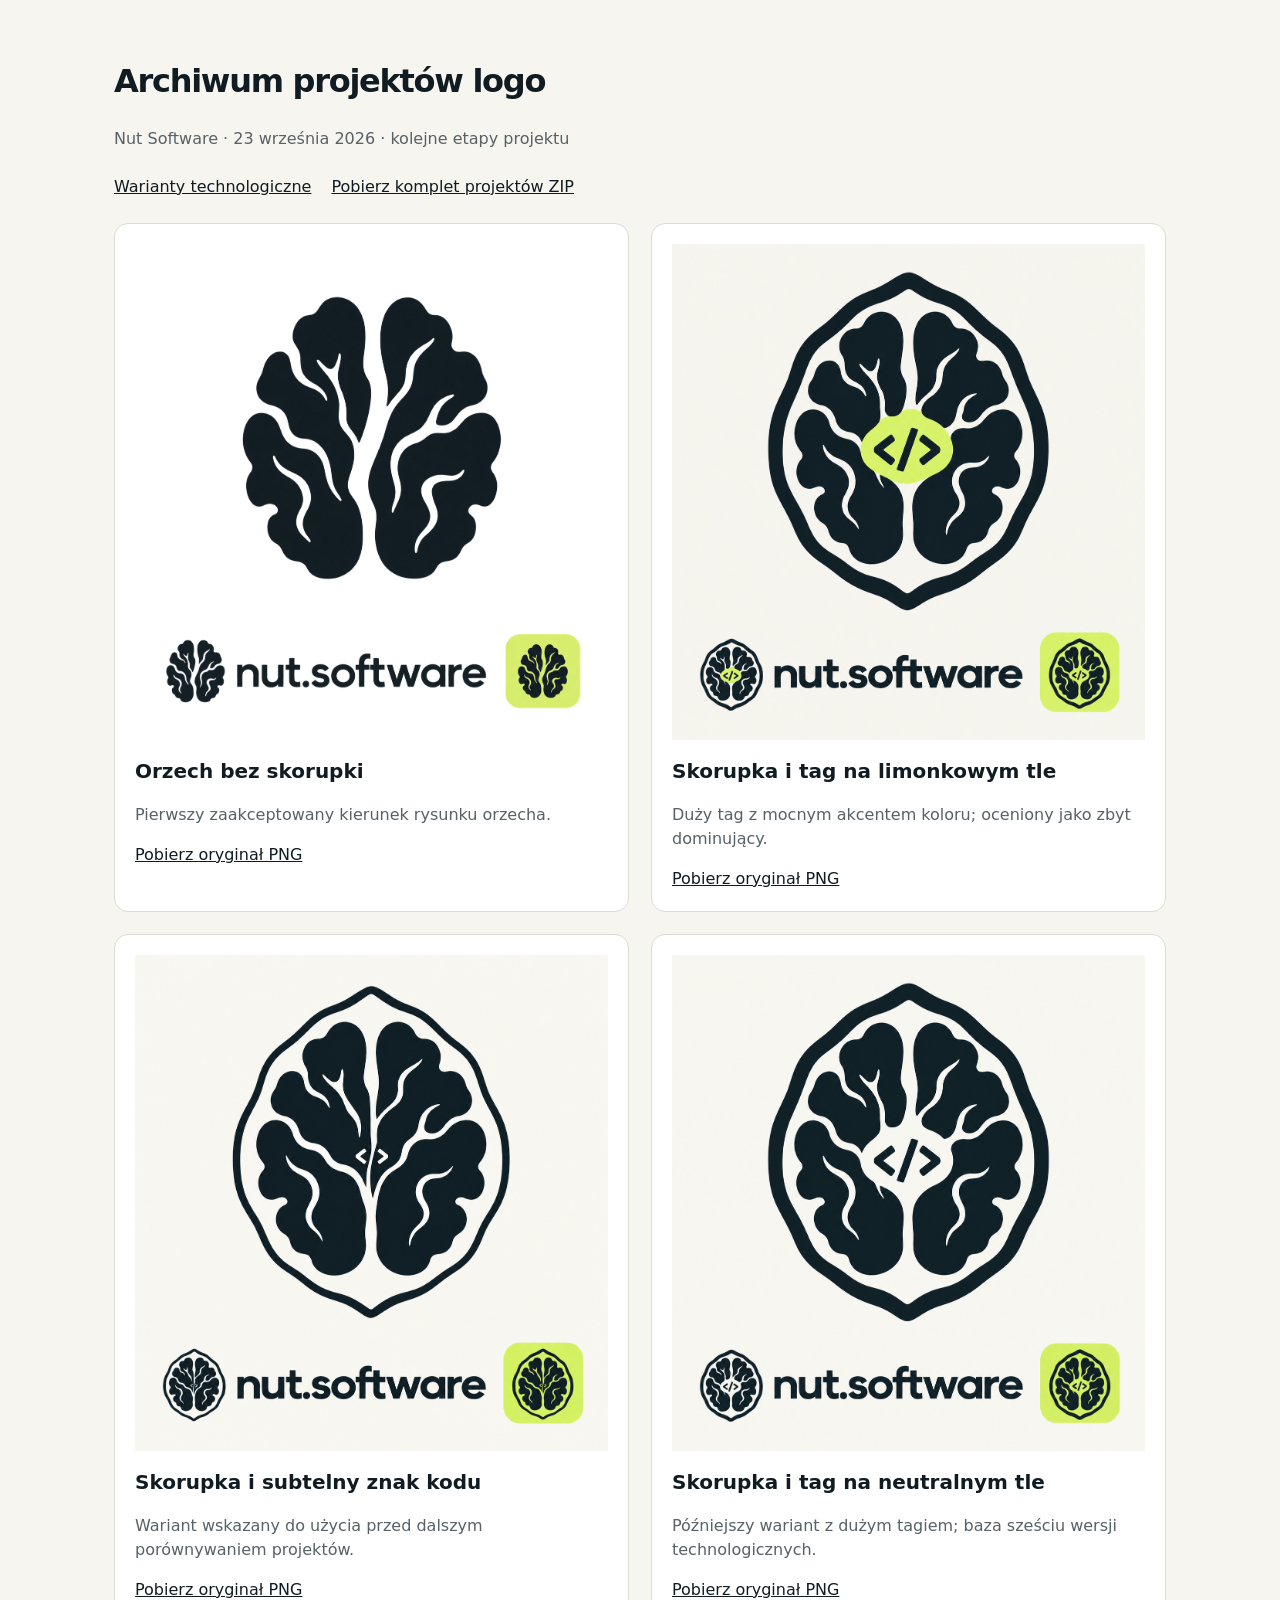
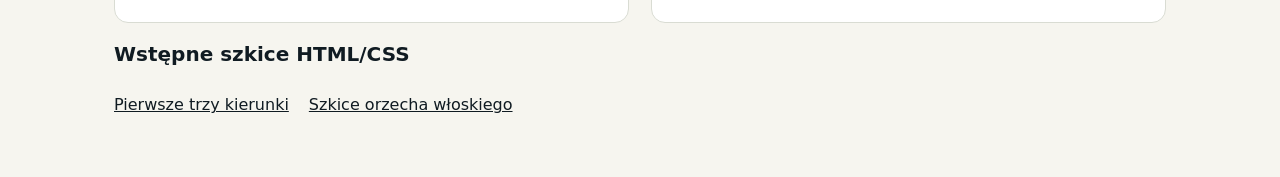
<file: assets/brand/concepts/index.html>
<!doctype html><html lang="pl"><head><meta name="robots" content="noindex, follow"><meta charset="utf-8"><meta name="viewport" content="width=device-width,initial-scale=1"><title>Nut Software — archiwum projektów logo</title><style>*{box-sizing:border-box}body{margin:0;background:#f6f5ef;color:#101b22;font:16px/1.5 system-ui,sans-serif}main{max-width:1100px;margin:auto;padding:36px 24px}h1{letter-spacing:-.04em}a{color:inherit}.grid{display:grid;grid-template-columns:1fr 1fr;gap:22px}article{padding:20px;border:1px solid #d9dcd3;border-radius:14px;background:white}img{width:100%;height:auto;display:block}h2{font-size:20px}p{color:#576166}nav{display:flex;gap:20px;flex-wrap:wrap;margin:24px 0}@media(max-width:650px){.grid{grid-template-columns:1fr}}</style></head><body><main><h1>Archiwum projektów logo</h1><p>Nut Software · 23 września 2026 · kolejne etapy projektu</p><nav><a href="../">Warianty technologiczne</a><a href="../nut-software-projects.zip" download>Pobierz komplet projektów ZIP</a></nav><section class="grid"><article><a href="01-walnut-kernel.png"><img src="01-walnut-kernel.png" alt="Orzech bez skorupki"></a><h2>Orzech bez skorupki</h2><p>Pierwszy zaakceptowany kierunek rysunku orzecha.</p><a href="01-walnut-kernel.png" download>Pobierz oryginał PNG</a></article><article><a href="02-shell-lime-code.png"><img src="02-shell-lime-code.png" alt="Skorupka i tag na limonkowym tle"></a><h2>Skorupka i tag na limonkowym tle</h2><p>Duży tag z mocnym akcentem koloru; oceniony jako zbyt dominujący.</p><a href="02-shell-lime-code.png" download>Pobierz oryginał PNG</a></article><article><a href="03-shell-subtle-code.png"><img src="03-shell-subtle-code.png" alt="Skorupka i subtelny znak kodu"></a><h2>Skorupka i subtelny znak kodu</h2><p>Wariant wskazany do użycia przed dalszym porównywaniem projektów.</p><a href="03-shell-subtle-code.png" download>Pobierz oryginał PNG</a></article><article><a href="04-shell-neutral-code.png"><img src="04-shell-neutral-code.png" alt="Skorupka i tag na neutralnym tle"></a><h2>Skorupka i tag na neutralnym tle</h2><p>Późniejszy wariant z dużym tagiem; baza sześciu wersji technologicznych.</p><a href="04-shell-neutral-code.png" download>Pobierz oryginał PNG</a></article></section><h2>Wstępne szkice HTML/CSS</h2><nav><a href="00-initial-directions.html">Pierwsze trzy kierunki</a><a href="00-walnut-css-sketches.html">Szkice orzecha włoskiego</a></nav></main></body></html>
</file>
<file: styles.css>
@import url('https://fonts.googleapis.com/css2?family=DM+Mono:wght@400;500&family=DM+Sans:wght@400;500;600;700&family=Manrope:wght@400;500;600;700;800&display=swap');

:root {
  color-scheme: light;
  --ink: #15242a;
  --muted: #5f6c70;
  --paper: #f6f5ef;
  --line: #d9ded6;
  --lime: #d6f36b;
  --deep: #101b22;
  --mono: 'DM Mono', monospace;
  --body: 'DM Sans', sans-serif;
  --display: 'Manrope', sans-serif;
}

*, *::before, *::after { box-sizing: border-box; }
html { scroll-behavior: smooth; }
body { margin: 0; color: var(--ink); background: var(--paper); font-family: var(--body); -webkit-font-smoothing: antialiased; }
a { color: inherit; }
button { font: inherit; }
::selection { background: var(--lime); color: var(--deep); }
:focus-visible { outline: 3px solid #83a10b; outline-offset: 4px; }
.skip-link { position: absolute; z-index: 10; top: -4rem; left: 1rem; padding: .7rem 1rem; background: var(--lime); color: var(--deep); }
.skip-link:focus { top: 1rem; }
.site-shell { width: min(100%, 1600px); margin-inline: auto; overflow: hidden; }

.site-header { display: flex; align-items: center; justify-content: space-between; min-height: 90px; padding: 0 clamp(24px, 5.4vw, 86px); border-bottom: 1px solid var(--line); }
.brand { display: inline-flex; align-items: center; gap: 13px; font-family: var(--display); font-size: 1.18rem; font-weight: 800; letter-spacing: -.055em; text-decoration: none; white-space: nowrap; }
.brand-dot { color: #83a10b; }
.brand-mark { display: block; flex: none; width: 44px; height: 44px; }
.header-actions, .header-actions nav { display: flex; align-items: center; }
.header-actions { gap: clamp(20px, 4vw, 58px); }
.header-actions nav { gap: clamp(20px, 2.6vw, 42px); }
.header-actions nav a { font-size: .87rem; font-weight: 600; text-decoration: none; transition: color .2s; }
.header-actions nav a:hover, .site-footer a:hover { color: #698400; }
.language-switch { display: inline-block; min-width: 42px; padding: 8px 0 8px 12px; border: 0; border-left: 1px solid #c9d0c7; background: transparent; color: var(--ink); cursor: pointer; font-family: var(--mono); font-size: .8rem; font-weight: 500; text-decoration: none; }

.hero { display: grid; grid-template-columns: minmax(0, 1.07fr) minmax(0, .93fr); min-height: min(660px, calc(100vh - 90px)); }
.hero-copy { display: flex; flex-direction: column; justify-content: center; align-items: flex-start; padding: 80px clamp(24px, 5.4vw, 86px) 100px; }
.eyebrow, .section-index, .contact-kicker { font-family: var(--mono); font-size: .69rem; font-weight: 500; letter-spacing: .11em; }
.eyebrow { display: flex; align-items: center; gap: 13px; margin: 0 0 36px; color: #667378; }
.eyebrow-line { width: 26px; height: 1px; background: #849096; }
h1, h2, h3, p { margin-top: 0; }
h1, h2 { font-family: var(--display); font-weight: 700; letter-spacing: -.075em; }
h1 { max-width: 850px; margin-bottom: 28px; font-size: clamp(3.4rem, 5.6vw, 6.5rem); line-height: 1.08; }
h1 em, h2 em { color: #7d9740; font-style: normal; }
.hero-description { max-width: 520px; color: var(--muted); font-size: clamp(1rem, 1.2vw, 1.15rem); line-height: 1.78; }
.hero-actions { display: flex; flex-wrap: wrap; align-items: center; gap: 30px; margin-top: 27px; }
.button { display: inline-flex; justify-content: center; align-items: center; gap: 26px; padding: 18px 22px; font-size: .86rem; font-weight: 700; text-decoration: none; transition: transform .2s, background .2s; }
.button:hover { transform: translateY(-3px); }
.button-primary { background: var(--deep); color: #fff; }
.button-primary:hover { background: #304348; }
.button span, .text-link span { font-size: 1.1rem; }
.text-link { display: inline-flex; align-items: center; gap: 12px; border-bottom: 1px solid var(--ink); padding-bottom: 4px; font-size: .84rem; font-weight: 700; text-decoration: none; }
.text-link:hover { color: #698400; border-color: #698400; }

.hero-art { position: relative; min-height: 580px; overflow: hidden; background: var(--deep); }
.art-grid { position: absolute; inset: 0; opacity: .37; background-image: linear-gradient(#536063 1px, transparent 1px), linear-gradient(90deg, #536063 1px, transparent 1px); background-size: 70px 70px; mask-image: linear-gradient(to bottom, transparent, black 19%, black 82%, transparent); }
.orbit { position: absolute; top: 50%; left: 50%; width: min(76vw, 580px); aspect-ratio: 1; border: 1px solid rgba(214,243,107,.29); border-radius: 50%; transform: translate(-50%, -50%); }
.orbit-one::after { content: ''; position: absolute; top: 13%; left: 15%; width: 11px; height: 11px; border-radius: 50%; background: var(--lime); box-shadow: 0 0 24px var(--lime); }
.orbit-two { width: min(52vw, 390px); border-color: rgba(214,243,107,.18); }
.art-core { position: absolute; top: 50%; left: 50%; display: flex; align-items: center; justify-content: center; width: min(37vw, 282px); height: min(37vw, 282px); border: 1px solid #728779; border-radius: 34px; background: linear-gradient(140deg, #2c4145, #17282d 75%); box-shadow: 0 35px 80px rgba(0,0,0,.4), inset 0 2px 1px rgba(255,255,255,.1); color: var(--lime); font-family: var(--mono); font-size: clamp(4rem, 7vw, 6.6rem); font-weight: 500; transform: translate(-50%, -50%) rotate(-11deg); }
.art-core img { display: block; width: 92%; height: 92%; transform: rotate(11deg); }
.art-label { position: absolute; color: #9eaba4; font-family: var(--mono); font-size: .68rem; letter-spacing: .13em; }
.art-label-top { top: 11%; left: 10%; }
.art-label-bottom { bottom: 10%; right: 10%; }
.art-cross { position: absolute; color: var(--lime); font-family: var(--mono); font-size: 1.2rem; font-weight: 400; }
.art-cross-one { top: 23%; right: 16%; }
.art-cross-two { bottom: 19%; left: 14%; }

.section { display: grid; grid-template-columns: minmax(180px, 25%) minmax(0, 1fr); padding: 115px clamp(24px, 5.4vw, 86px) 120px; }
.section-index { display: flex; gap: 14px; padding-top: 13px; color: #697774; }
.section-index span:first-child { color: #879d36; }
.intro { border-top: 1px solid var(--line); }
.intro-content { max-width: 930px; }
h2 { margin-bottom: 27px; font-size: clamp(2.5rem, 4.2vw, 4.8rem); line-height: 1.14; }
.intro-content > p { max-width: 600px; color: var(--muted); font-size: 1.1rem; line-height: 1.8; }
.principles { display: grid; grid-template-columns: repeat(3, 1fr); gap: 26px; margin-top: 80px; }
.principles > div { padding-top: 22px; border-top: 1px solid #aab4a7; }
.principles span { display: block; margin-bottom: 29px; color: #829850; font-family: var(--mono); font-size: .75rem; }
.principles h3 { margin-bottom: 11px; font-family: var(--display); font-size: 1.07rem; letter-spacing: -.03em; }
.principles p { max-width: 230px; margin-bottom: 0; color: var(--muted); font-size: .89rem; line-height: 1.65; }

.contact { background: var(--lime); padding-top: 104px; padding-bottom: 120px; }
.contact .section-index, .contact .section-index span:first-child { color: #46563a; }
.contact-kicker { margin-bottom: 31px; color: #506239; }
.contact h2 { margin-bottom: 34px; }
.contact h2 em { color: #647a35; }
.contact-email { display: inline-flex; align-items: baseline; gap: 12px; max-width: 100%; padding-bottom: 8px; border-bottom: 1px solid var(--ink); font-family: var(--display); font-size: clamp(1.1rem, 2vw, 1.8rem); font-weight: 600; letter-spacing: -.05em; overflow-wrap: anywhere; text-decoration: none; }
.contact-email:hover { color: #556a31; border-color: #556a31; }
.contact-email span { flex: none; }
.contact-content > p:last-child { margin: 24px 0 0; color: #4f6343; font-size: .98rem; line-height: 1.6; }

.site-footer { padding: 36px clamp(24px, 5.4vw, 86px) 24px; background: var(--deep); color: #aab5ac; font-size: .75rem; }
.site-footer a { color: #d8e6bd; text-decoration: none; }
.site-footer a:hover { text-decoration: underline; text-underline-offset: 4px; }
.footer-main { display: flex; justify-content: space-between; align-items: flex-start; gap: 24px; }
.footer-back { padding: 4px 0; white-space: nowrap; }
.company-details { line-height: 1.8; }
.company-details .company-name { margin: 0 0 4px; color: #f5f5ef; font-size: 1rem; font-weight: 700; }
.company-details address { font-style: normal; }
.company-identifiers { display: flex; flex-wrap: wrap; column-gap: 20px; row-gap: 2px; margin: 6px 0 0; }
.company-identifiers > div { display: flex; gap: 6px; }
.company-identifiers dd { margin: 0; font-variant-numeric: tabular-nums; }
.footer-bottom { display: flex; justify-content: space-between; flex-wrap: wrap; gap: 8px 24px; margin-top: 24px; padding-top: 20px; border-top: 1px solid #ffffff20; }

.header-actions nav a[aria-current="page"] { text-decoration: underline; text-underline-offset: 7px; text-decoration-color: #829850; }
.skills-hero { display: grid; grid-template-columns: minmax(0, 1fr) 280px; gap: clamp(32px, 6vw, 96px); padding: 80px clamp(24px, 5.4vw, 86px); align-items: center; }
.skills-person { font-size: .95rem; font-weight: 700; line-height: 1.7; }
.skills-person span { color: var(--muted); font-weight: 400; }
.skills-hero h1 { font-size: clamp(2.8rem, 4.7vw, 5.5rem); }
.skills-summary { max-width: 680px; margin-bottom: 0; color: var(--muted); font-size: 1.05rem; line-height: 1.8; }
.skills-focus { padding: 36px 28px; background: var(--deep); color: var(--paper); border-top: 4px solid var(--lime); }
.skills-focus img { display: block; margin-bottom: 40px; object-fit: contain; }
.skills-focus .eyebrow { color: #aab5ac; font-size: .6rem; margin-bottom: 16px; }
.skills-focus ul { list-style: none; padding: 0; margin: 0; font-family: var(--display); font-weight: 600; font-size: 1.15rem; }
.skills-focus li { padding: 12px 0; border-top: 1px solid #ffffff20; }
.technology-strip { padding: 32px clamp(24px, 5.4vw, 86px) 40px; border-top: 1px solid var(--line); background: #edf0e5; }
.technology-strip h2 { margin: 0 0 28px; color: var(--muted); font-family: var(--mono); font-size: .72rem; font-weight: 400; letter-spacing: .04em; line-height: 1.6; }
.technology-logos { display: grid; grid-template-columns: repeat(9, minmax(0, 1fr)); gap: 20px; margin: 0; padding: 0; list-style: none; }
.technology-logos li { display: flex; flex-direction: column; align-items: center; gap: 14px; text-align: center; font-size: .85rem; font-weight: 600; }
.technology-logos img { display: block; width: min(100%, 112px); height: auto; aspect-ratio: 1; object-fit: contain; }
.skills-catalog { padding: 64px clamp(24px, 5.4vw, 86px); border-top: 1px solid var(--line); }
.skills-section-heading .eyebrow { margin-bottom: 20px; }
.skills-section-heading h2 { font-size: clamp(2.2rem, 3.5vw, 3.6rem); margin-bottom: 44px; }
.skills-grid { display: grid; grid-template-columns: repeat(2, minmax(0, 1fr)); gap: 0 48px; }
.skill-card { padding: 30px 0 36px; border-top: 1px solid #aab4a7; }
.skill-number { font-family: var(--mono); color: #607930; font-size: .75rem; }
.skill-card h3 { margin: 18px 0 14px; font-family: var(--display); letter-spacing: -.04em; font-size: 1.5rem; }
.skill-card p { color: var(--muted); line-height: 1.75; font-size: .96rem; }
.skill-tags { display: flex; flex-wrap: wrap; gap: 8px; margin: 20px 0 0; padding: 0; list-style: none; }
.skill-tags li { padding: 5px 9px; background: #e8ecdf; color: #35452f; font-size: .72rem; line-height: 1.5; }
.skills-additional { display: grid; grid-template-columns: 2fr 1fr; gap: 48px; padding: 40px clamp(24px, 5.4vw, 86px) 64px; }
.skills-additional h2, .skills-additional h3 { font-family: var(--display); font-size: 1.2rem; letter-spacing: -.035em; margin-bottom: 14px; }
.skills-additional p { max-width: 660px; color: var(--muted); line-height: 1.75; margin-bottom: 0; }
.skills-additional-profile { display: flex; align-items: flex-start; gap: 24px; }
.skills-additional-profile > img { flex: none; width: 88px; height: 88px; }

@media (max-width: 950px) {
  .technology-logos { grid-template-columns: repeat(3, minmax(0, 1fr)); }
  .skills-hero { grid-template-columns: 1fr; }
  .skills-focus { display: none; }
  .hero { grid-template-columns: 1fr; }
  .hero-copy { min-height: 570px; padding-top: 90px; padding-bottom: 90px; }
  .hero-art { min-height: 420px; }
  .art-core { width: 225px; height: 225px; font-size: 5.5rem; }
  .orbit-one { width: 500px; }
  .orbit-two { width: 360px; }
  .section { grid-template-columns: 1fr; gap: 40px; }
}

@media (max-width: 600px) {
  .site-header { min-height: 74px; flex-wrap: wrap; gap: 16px; padding-top: 16px; }
  .brand { font-size: 1.06rem; }
  .brand-mark { width: 38px; height: 38px; }
  .header-actions { display: contents; }
  .header-actions nav { display: flex; order: 3; flex-basis: 100%; justify-content: space-between; gap: 12px; padding-bottom: 16px; }
  .header-actions nav a { font-size: .8rem; }
  .language-switch { margin-left: auto; }
  .skills-hero { padding-top: 48px; padding-bottom: 48px; }
  .skills-person span { display: block; }
  .skills-hero h1 { font-size: clamp(2.6rem, 10vw, 3.8rem); }
  .skills-grid, .skills-additional { grid-template-columns: 1fr; }
  .technology-logos { grid-template-columns: repeat(3, minmax(0, 1fr)); gap: 28px 16px; }
  .technology-logos img { max-width: 88px; }
  .skills-catalog { padding-top: 48px; padding-bottom: 24px; }
  .skills-additional { padding-top: 20px; gap: 28px; }
  .skills-additional-profile { flex-direction: column; gap: 16px; }
  .hero-copy { min-height: 540px; padding-top: 65px; padding-bottom: 72px; }
  .eyebrow { margin-bottom: 30px; }
  h1 { font-size: clamp(3rem, 11vw, 4.6rem); }
  .hero-actions { gap: 25px; }
  .hero-art { min-height: 350px; }
  .art-grid { background-size: 55px 55px; }
  .art-core { width: 190px; height: 190px; border-radius: 25px; font-size: 4.8rem; }
  .orbit-one { width: 390px; }
  .orbit-two { width: 290px; }
  .section { padding-top: 75px; padding-bottom: 84px; }
  .principles { grid-template-columns: 1fr; gap: 30px; margin-top: 54px; }
  .principles span { margin-bottom: 15px; }
  .principles p { max-width: none; }
  .contact-email { font-size: 1rem; }
  .footer-main { flex-direction: column; gap: 16px; }
  .footer-bottom { flex-direction: column; }
}

@media (prefers-reduced-motion: reduce) {
  html { scroll-behavior: auto; }
  *, *::before, *::after { transition-duration: .01ms !important; animation-duration: .01ms !important; }
}
</file>
